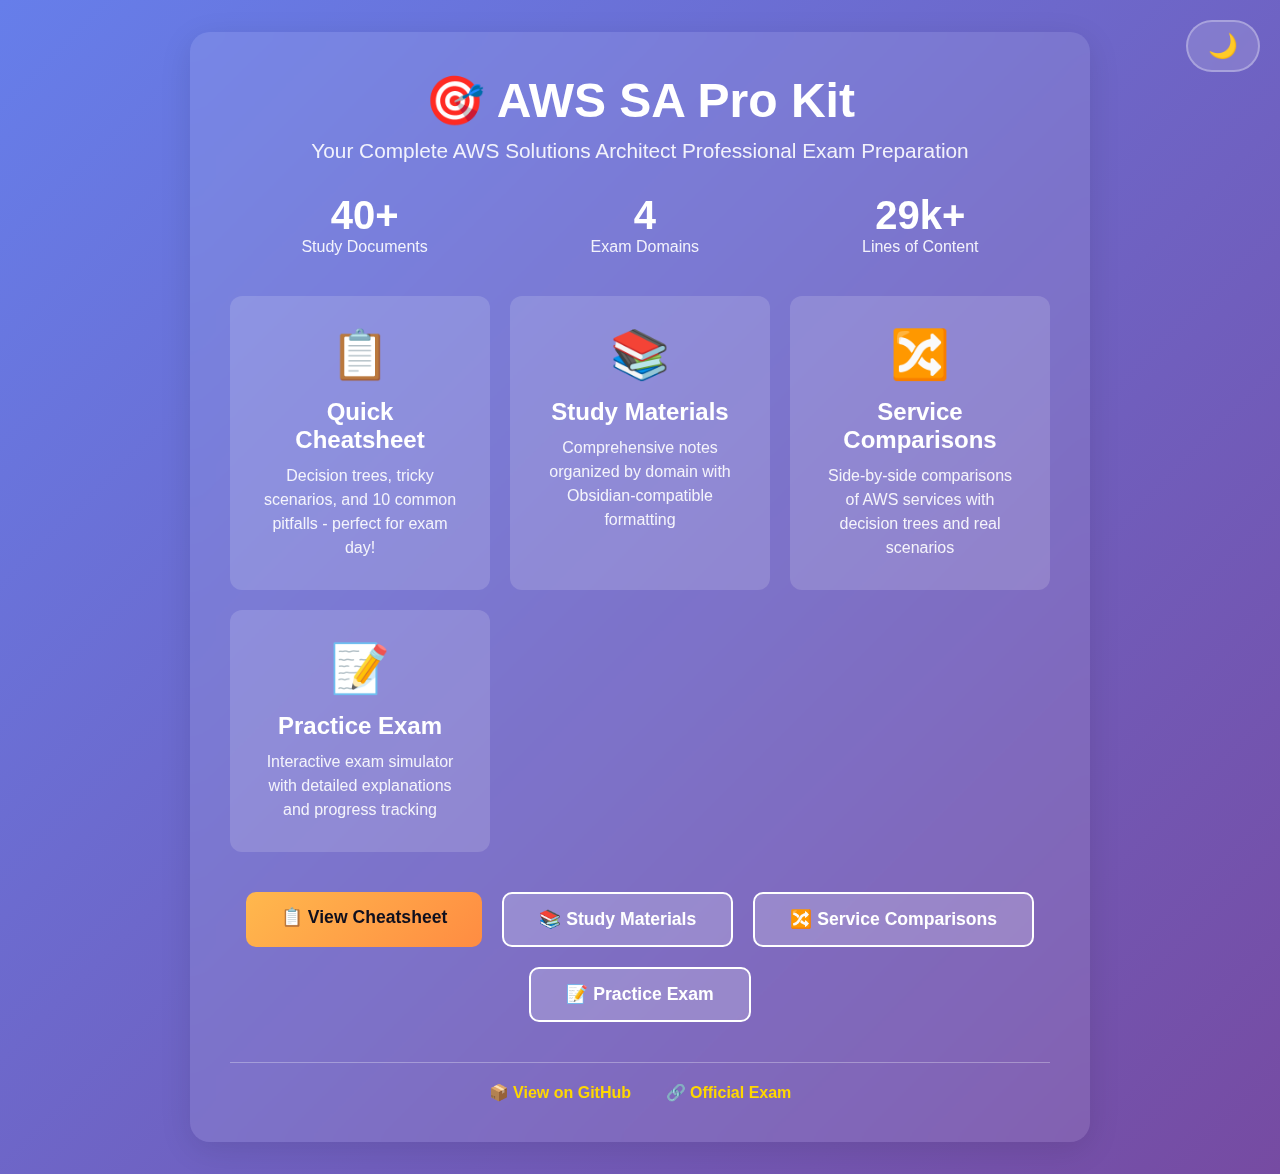
<file: index.html>
<!DOCTYPE html>
<html lang="en">
<head>
    <meta charset="UTF-8">
    <meta name="viewport" content="width=device-width, initial-scale=1.0">
    <title>AWS SA Pro Kit - Exam Preparation</title>
    <style>
        * {
            margin: 0;
            padding: 0;
            box-sizing: border-box;
        }
        :root {
            --bg-gradient-start: #667eea;
            --bg-gradient-end: #764ba2;
            --container-bg: rgba(255, 255, 255, 0.1);
            --container-bg-hover: rgba(255, 255, 255, 0.25);
            --card-bg: rgba(255, 255, 255, 0.15);
            --text-color: white;
            --border-color: rgba(255, 255, 255, 0.3);
            --btn-primary-bg: white;
            --btn-primary-color: #667eea;
            --btn-secondary-bg: rgba(255, 255, 255, 0.2);
            --btn-secondary-border: white;
        }
        body.dark-mode {
            --bg-gradient-start: #0f0f1e;
            --bg-gradient-end: #1a1a2e;
            --container-bg: rgba(30, 30, 46, 0.5);
            --container-bg-hover: rgba(30, 30, 46, 0.7);
            --card-bg: rgba(30, 30, 46, 0.6);
            --text-color: #e8eaf6;
            --border-color: rgba(100, 100, 150, 0.3);
            --btn-primary-bg: #FFB84D;
            --btn-primary-color: #0f0f1e;
            --btn-secondary-bg: rgba(255, 184, 77, 0.2);
            --btn-secondary-border: #FFB84D;
        }
        body {
            font-family: -apple-system, BlinkMacSystemFont, 'Segoe UI', 'Roboto', sans-serif;
            background: linear-gradient(135deg, var(--bg-gradient-start) 0%, var(--bg-gradient-end) 100%);
            min-height: 100vh;
            display: flex;
            align-items: center;
            justify-content: center;
            color: var(--text-color);
            padding: 2rem;
            transition: all 0.3s ease;
        }
        .container {
            text-align: center;
            padding: 40px;
            background: var(--container-bg);
            border-radius: 20px;
            backdrop-filter: blur(10px);
            box-shadow: 0 8px 32px rgba(0, 0, 0, 0.1);
            max-width: 900px;
            transition: all 0.3s ease;
        }
        h1 {
            font-size: 3rem;
            margin-bottom: 10px;
        }
        .subtitle {
            font-size: 1.3rem;
            margin-bottom: 30px;
            opacity: 0.9;
        }
        .features {
            display: grid;
            grid-template-columns: repeat(auto-fit, minmax(250px, 1fr));
            gap: 20px;
            margin: 40px 0;
        }
        .feature-card {
            background: var(--card-bg);
            padding: 30px;
            border-radius: 12px;
            transition: all 0.3s;
        }
        .feature-card:hover {
            background: var(--container-bg-hover);
            transform: translateY(-5px);
        }
        .feature-icon {
            font-size: 3rem;
            margin-bottom: 15px;
        }
        .feature-title {
            font-size: 1.5rem;
            font-weight: 600;
            margin-bottom: 10px;
        }
        .feature-desc {
            font-size: 1rem;
            opacity: 0.9;
            line-height: 1.5;
        }
        .cta-buttons {
            display: flex;
            gap: 20px;
            justify-content: center;
            flex-wrap: wrap;
            margin-top: 40px;
        }
        .btn {
            padding: 15px 35px;
            border-radius: 10px;
            text-decoration: none;
            font-weight: 600;
            font-size: 1.1rem;
            transition: all 0.3s;
            display: inline-block;
        }
        .btn-primary {
            background: var(--btn-primary-bg);
            color: var(--btn-primary-color);
        }
        .btn-primary:hover {
            transform: translateY(-2px);
            box-shadow: 0 8px 20px rgba(0, 0, 0, 0.2);
        }
        .btn-secondary {
            background: var(--btn-secondary-bg);
            color: var(--text-color);
            border: 2px solid var(--btn-secondary-border);
        }
        .btn-secondary:hover {
            background: var(--container-bg-hover);
            transform: translateY(-2px);
        }
        .stats {
            display: flex;
            justify-content: space-around;
            margin: 30px 0;
            flex-wrap: wrap;
            gap: 20px;
        }
        .stat {
            text-align: center;
        }
        .stat-number {
            font-size: 2.5rem;
            font-weight: bold;
            display: block;
        }
        .stat-label {
            font-size: 1rem;
            opacity: 0.9;
        }
        .footer-links {
            margin-top: 40px;
            padding-top: 20px;
            border-top: 1px solid var(--border-color);
        }
        .footer-links a {
            color: #FFD700;
            text-decoration: none;
            margin: 0 15px;
            font-weight: 600;
        }
        .footer-links a:hover {
            text-decoration: underline;
        }
        .dark-mode-toggle {
            position: fixed;
            top: 20px;
            right: 20px;
            background: var(--card-bg);
            border: 2px solid var(--border-color);
            border-radius: 50px;
            padding: 10px 20px;
            cursor: pointer;
            backdrop-filter: blur(10px);
            transition: all 0.3s ease;
            display: flex;
            align-items: center;
            gap: 8px;
            font-size: 1.5rem;
            z-index: 1000;
        }
        .dark-mode-toggle:hover {
            transform: translateY(-2px) rotate(10deg);
            box-shadow: 0 4px 12px rgba(0, 0, 0, 0.2);
        }
        @media (max-width: 768px) {
            h1 {
                font-size: 2rem;
            }
            .subtitle {
                font-size: 1.1rem;
            }
            .features {
                grid-template-columns: 1fr;
            }
        }
    </style>
</head>
<body>
    <button id="darkModeToggle" class="dark-mode-toggle" aria-label="Toggle dark mode">🌙</button>

    <div class="container">
        <h1>🎯 AWS SA Pro Kit</h1>
        <p class="subtitle">Your Complete AWS Solutions Architect Professional Exam Preparation</p>

        <div class="stats">
            <div class="stat">
                <span class="stat-number">40+</span>
                <span class="stat-label">Study Documents</span>
            </div>
            <div class="stat">
                <span class="stat-number">4</span>
                <span class="stat-label">Exam Domains</span>
            </div>
            <div class="stat">
                <span class="stat-number">29k+</span>
                <span class="stat-label">Lines of Content</span>
            </div>
        </div>

        <div class="features">
            <div class="feature-card">
                <div class="feature-icon">📋</div>
                <div class="feature-title">Quick Cheatsheet</div>
                <div class="feature-desc">Decision trees, tricky scenarios, and 10 common pitfalls - perfect for exam day!</div>
            </div>
            <div class="feature-card">
                <div class="feature-icon">📚</div>
                <div class="feature-title">Study Materials</div>
                <div class="feature-desc">Comprehensive notes organized by domain with Obsidian-compatible formatting</div>
            </div>
            <div class="feature-card">
                <div class="feature-icon">🔀</div>
                <div class="feature-title">Service Comparisons</div>
                <div class="feature-desc">Side-by-side comparisons of AWS services with decision trees and real scenarios</div>
            </div>
            <div class="feature-card">
                <div class="feature-icon">📝</div>
                <div class="feature-title">Practice Exam</div>
                <div class="feature-desc">Interactive exam simulator with detailed explanations and progress tracking</div>
            </div>
        </div>

        <div class="cta-buttons">
            <a href="study/cheatsheet.html" class="btn btn-primary" style="background: linear-gradient(135deg, #FFB84D 0%, #FF8C42 100%); color: #0f0f1e;">📋 View Cheatsheet</a>
            <a href="study/index.html" class="btn btn-secondary">📚 Study Materials</a>
            <a href="study/comparisons/index.html" class="btn btn-secondary">🔀 Service Comparisons</a>
            <a href="exam/index.html" class="btn btn-secondary">📝 Practice Exam</a>
        </div>

        <div class="footer-links">
            <a href="https://github.com/bkondakor/aws-sa-pro-kit" target="_blank">📦 View on GitHub</a>
            <a href="https://aws.amazon.com/certification/certified-solutions-architect-professional/" target="_blank">🔗 Official Exam</a>
        </div>
    </div>

    <script>
        // Dark Mode Functionality
        const darkModeToggle = document.getElementById('darkModeToggle');

        // Check for saved theme preference or default to light mode
        const savedTheme = localStorage.getItem('theme');
        if (savedTheme === 'dark') {
            document.body.classList.add('dark-mode');
            darkModeToggle.textContent = '☀️';
        }

        // Toggle dark mode
        darkModeToggle.addEventListener('click', () => {
            document.body.classList.toggle('dark-mode');

            // Update icon and save preference
            if (document.body.classList.contains('dark-mode')) {
                darkModeToggle.textContent = '☀️';
                localStorage.setItem('theme', 'dark');
            } else {
                darkModeToggle.textContent = '🌙';
                localStorage.setItem('theme', 'light');
            }
        });
    </script>
</body>
</html>
</file>
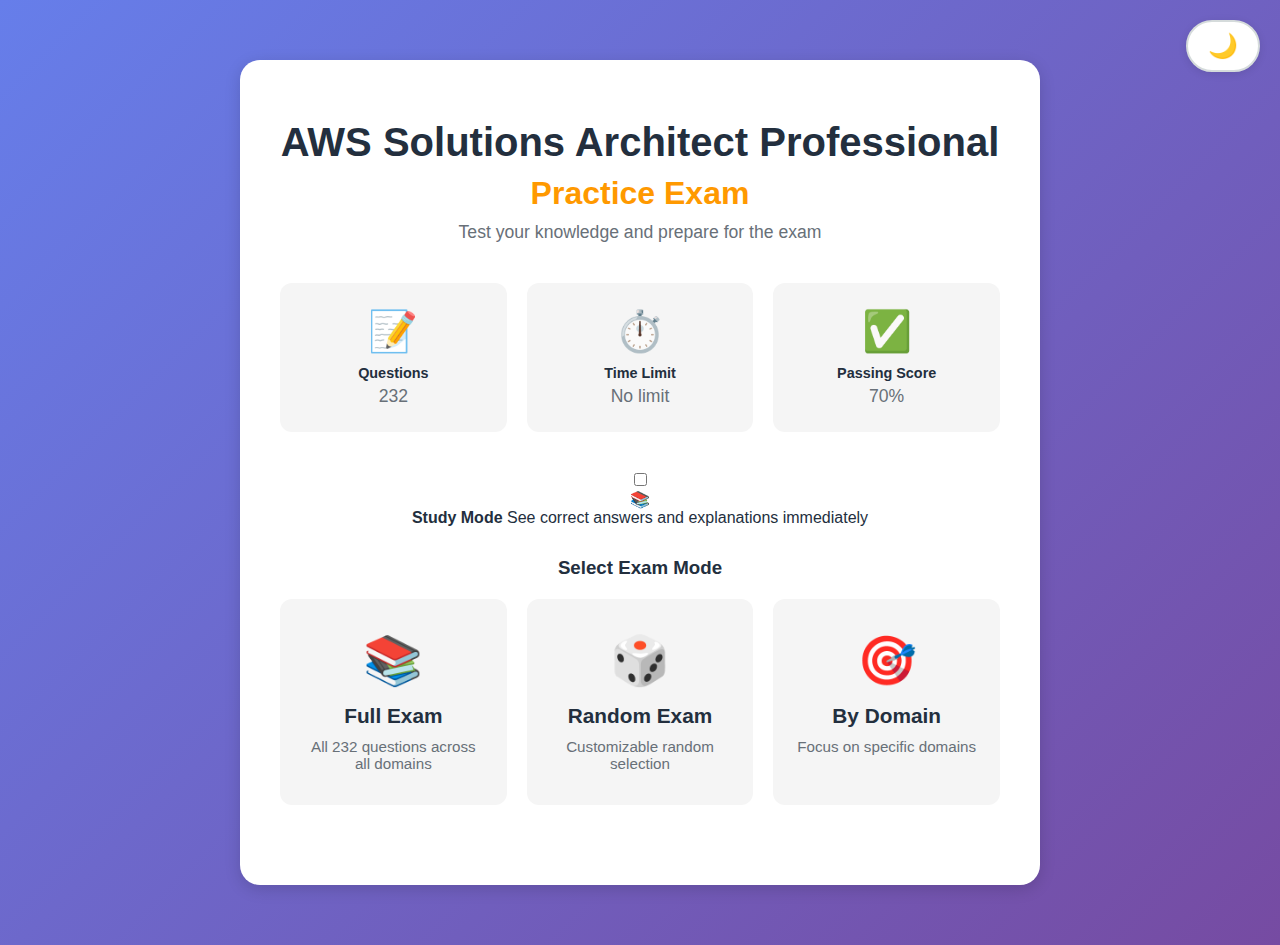
<file: exam/index.html>
<!DOCTYPE html>
<html lang="en">
<head>
    <meta charset="UTF-8">
    <meta name="viewport" content="width=device-width, initial-scale=1.0">
    <title>AWS Solutions Architect Professional - Practice Exam</title>
    <link rel="stylesheet" href="styles.css">
</head>
<body>
    <button id="darkModeToggle" class="dark-mode-toggle" aria-label="Toggle dark mode">
        <span class="icon">🌙</span>
    </button>

    <div class="container">
        <!-- Welcome Screen -->
        <div id="welcomeScreen" class="screen active">
            <div class="welcome-content">
                <h1>AWS Solutions Architect Professional</h1>
                <h2>Practice Exam</h2>
                <p class="subtitle">Test your knowledge and prepare for the exam</p>
                <div class="exam-info">
                    <div class="info-card">
                        <div class="info-icon">📝</div>
                        <div class="info-text">
                            <strong>Questions</strong>
                            <span id="totalQuestions">232</span>
                        </div>
                    </div>
                    <div class="info-card">
                        <div class="info-icon">⏱️</div>
                        <div class="info-text">
                            <strong>Time Limit</strong>
                            <span>No limit</span>
                        </div>
                    </div>
                    <div class="info-card">
                        <div class="info-icon">✅</div>
                        <div class="info-text">
                            <strong>Passing Score</strong>
                            <span>70%</span>
                        </div>
                    </div>
                </div>

                <!-- Continue Saved Exam Section -->
                <div id="savedExamSection" class="saved-exam-section" style="display: none;">
                    <div class="saved-exam-alert">
                        <div class="saved-exam-icon">💾</div>
                        <div class="saved-exam-info">
                            <h3>Continue Your Exam</h3>
                            <p id="savedExamDetails">You have a saved exam in progress</p>
                        </div>
                        <div class="saved-exam-actions">
                            <button id="continueExamBtn" class="btn btn-primary">Continue</button>
                            <button id="newExamBtn" class="btn btn-secondary">Start New</button>
                        </div>
                    </div>
                </div>

                <div id="examModeSelection">
                    <!-- Study Mode Toggle -->
                    <div class="study-mode-toggle-container">
                        <label class="study-mode-toggle">
                            <input type="checkbox" id="studyModeToggle">
                            <span class="toggle-slider"></span>
                            <div class="toggle-label">
                                <span class="toggle-icon">📚</span>
                                <div class="toggle-text">
                                    <strong>Study Mode</strong>
                                    <span class="toggle-description">See correct answers and explanations immediately</span>
                                </div>
                            </div>
                        </label>
                    </div>

                    <h3 style="margin: 30px 0 20px; color: var(--secondary-color);">Select Exam Mode</h3>
                    <div class="exam-modes">
                        <div class="exam-mode-card" data-mode="full">
                            <div class="mode-icon">📚</div>
                            <h4>Full Exam</h4>
                            <p>All 232 questions across all domains</p>
                        </div>
                        <div class="exam-mode-card" data-mode="random">
                            <div class="mode-icon">🎲</div>
                            <h4>Random Exam</h4>
                            <p>Customizable random selection</p>
                        </div>
                        <div class="exam-mode-card" data-mode="domain">
                            <div class="mode-icon">🎯</div>
                            <h4>By Domain</h4>
                            <p>Focus on specific domains</p>
                        </div>
                    </div>
                </div>
            </div>
        </div>

        <!-- Exam Configuration Screen -->
        <div id="configScreen" class="screen">
            <div class="welcome-content">
                <h2 id="configTitle">Configure Your Exam</h2>
                <div id="configContent"></div>
                <div class="config-actions">
                    <button id="backToWelcomeBtn" class="btn btn-secondary">Back</button>
                    <button id="startConfiguredExamBtn" class="btn btn-primary">Start Exam</button>
                </div>
            </div>
        </div>

        <!-- Exam Screen -->
        <div id="examScreen" class="screen">
            <div class="exam-header">
                <div class="progress-bar">
                    <div id="progressFill" class="progress-fill"></div>
                </div>
                <div class="exam-stats">
                    <span id="questionCounter">Question 1 of 10</span>
                    <span id="timer" class="timer">00:00</span>
                </div>
            </div>

            <div class="question-container">
                <div class="question-header">
                    <span class="question-label">Question <span id="currentQuestionNum">1</span></span>
                </div>
                <div id="questionText" class="question-text"></div>
                <div id="optionsContainer" class="options-container"></div>
                <div id="studyModeExplanation" class="study-mode-explanation" style="display: none;"></div>
            </div>

            <div class="exam-navigation">
                <button id="prevBtn" class="btn btn-secondary" disabled>Previous</button>
                <button id="flagBtn" class="btn btn-flag">🚩 Flag for Review</button>
                <button id="nextBtn" class="btn btn-primary">Next</button>
                <button id="submitBtn" class="btn btn-success" style="display: none;">Submit Exam</button>
            </div>

            <div class="question-palette">
                <h3>Question Palette</h3>
                <div id="questionPalette" class="palette-grid"></div>
            </div>
        </div>

        <!-- Results Screen -->
        <div id="resultsScreen" class="screen">
            <div class="results-content">
                <div class="results-header">
                    <h2>Exam Results</h2>
                    <div class="score-circle">
                        <svg width="200" height="200">
                            <circle cx="100" cy="100" r="90" class="score-bg"></circle>
                            <circle id="scoreCircle" cx="100" cy="100" r="90" class="score-fill"></circle>
                        </svg>
                        <div class="score-text">
                            <span id="scorePercentage">0%</span>
                            <span class="score-label">Score</span>
                        </div>
                    </div>
                    <div id="passStatus" class="pass-status"></div>
                </div>

                <div class="results-stats">
                    <div class="stat-card">
                        <div class="stat-value" id="correctCount">0</div>
                        <div class="stat-label">Correct</div>
                    </div>
                    <div class="stat-card">
                        <div class="stat-value" id="incorrectCount">0</div>
                        <div class="stat-label">Incorrect</div>
                    </div>
                    <div class="stat-card">
                        <div class="stat-value" id="totalTime">00:00</div>
                        <div class="stat-label">Time Taken</div>
                    </div>
                </div>

                <div class="results-actions">
                    <button id="reviewBtn" class="btn btn-primary">Review Answers</button>
                    <button id="retakeBtn" class="btn btn-secondary">Retake Exam</button>
                </div>
            </div>
        </div>

        <!-- Review Screen -->
        <div id="reviewScreen" class="screen">
            <div class="review-header">
                <h2>Answer Review</h2>
                <button id="backToResultsBtn" class="btn btn-secondary">Back to Results</button>
            </div>

            <div class="review-container">
                <div id="reviewContent"></div>
            </div>
        </div>
    </div>

    <script src="app.js"></script>
</body>
</html>
</file>
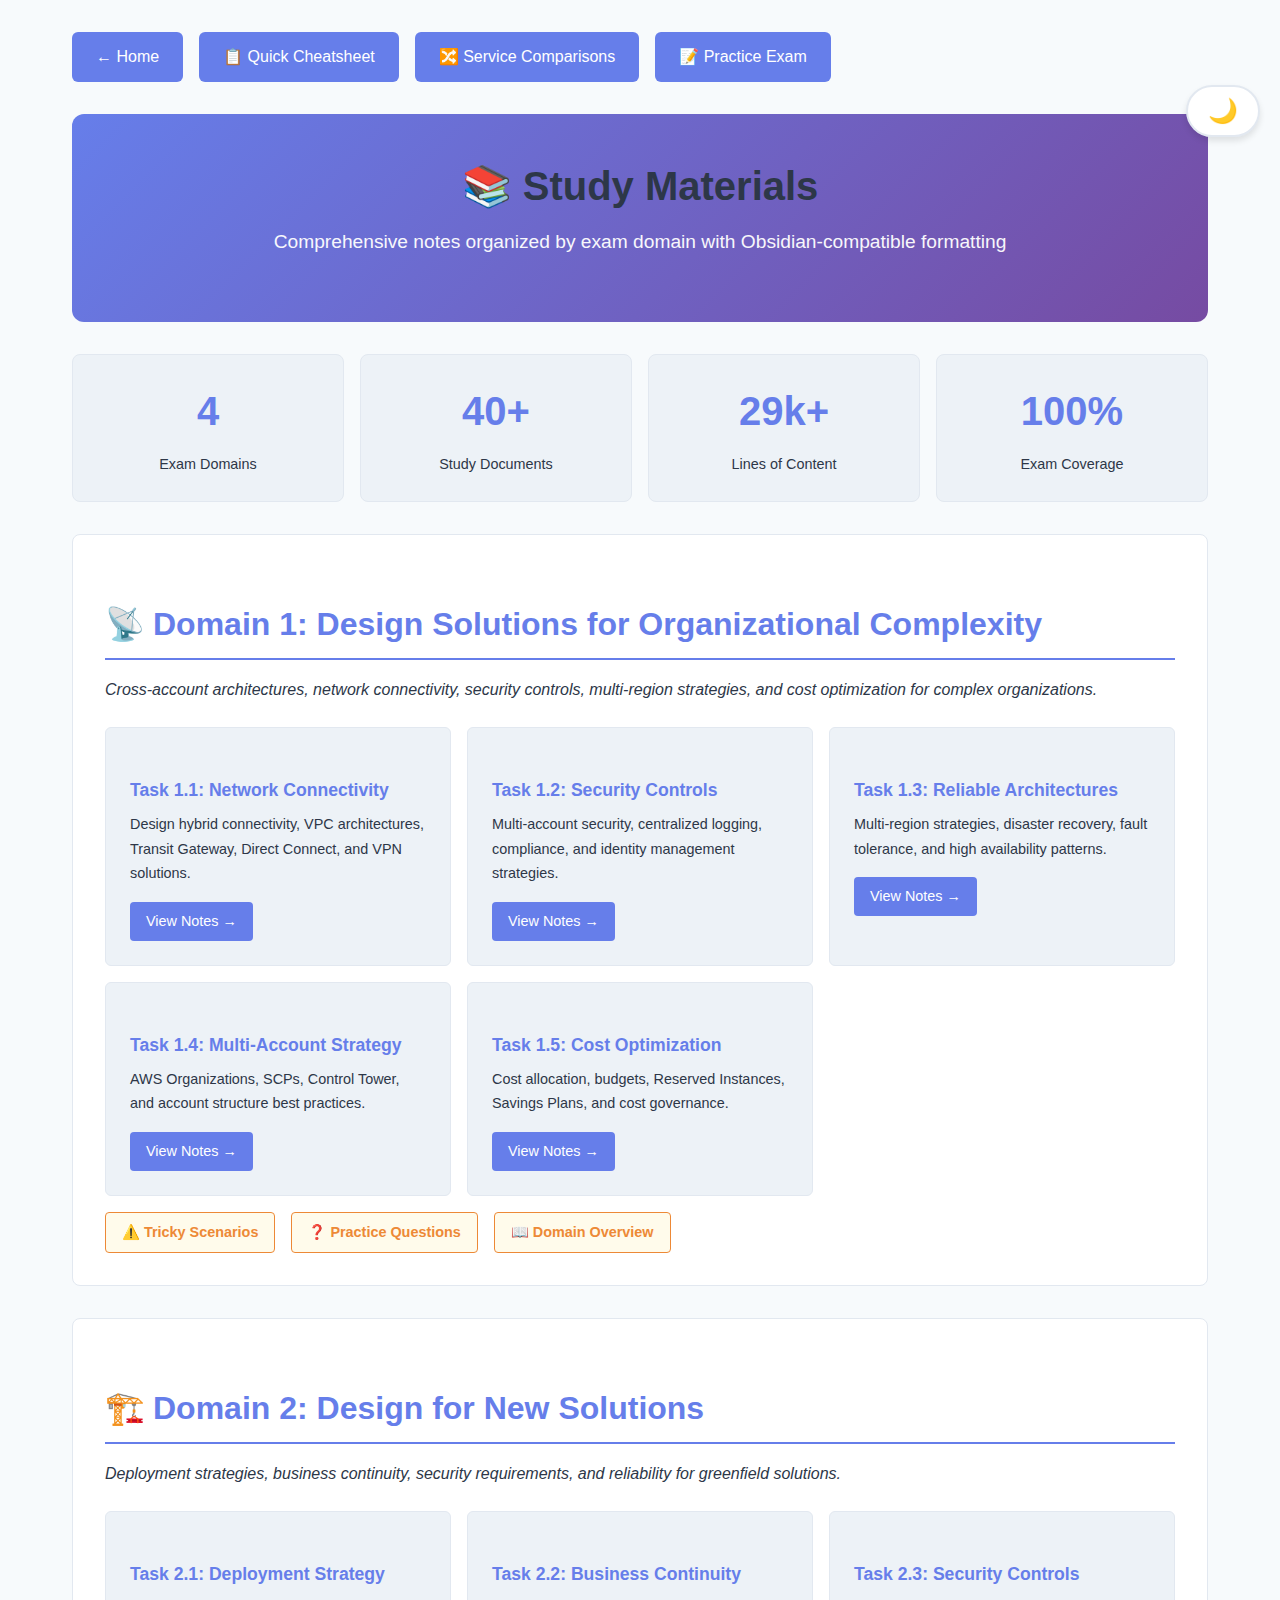
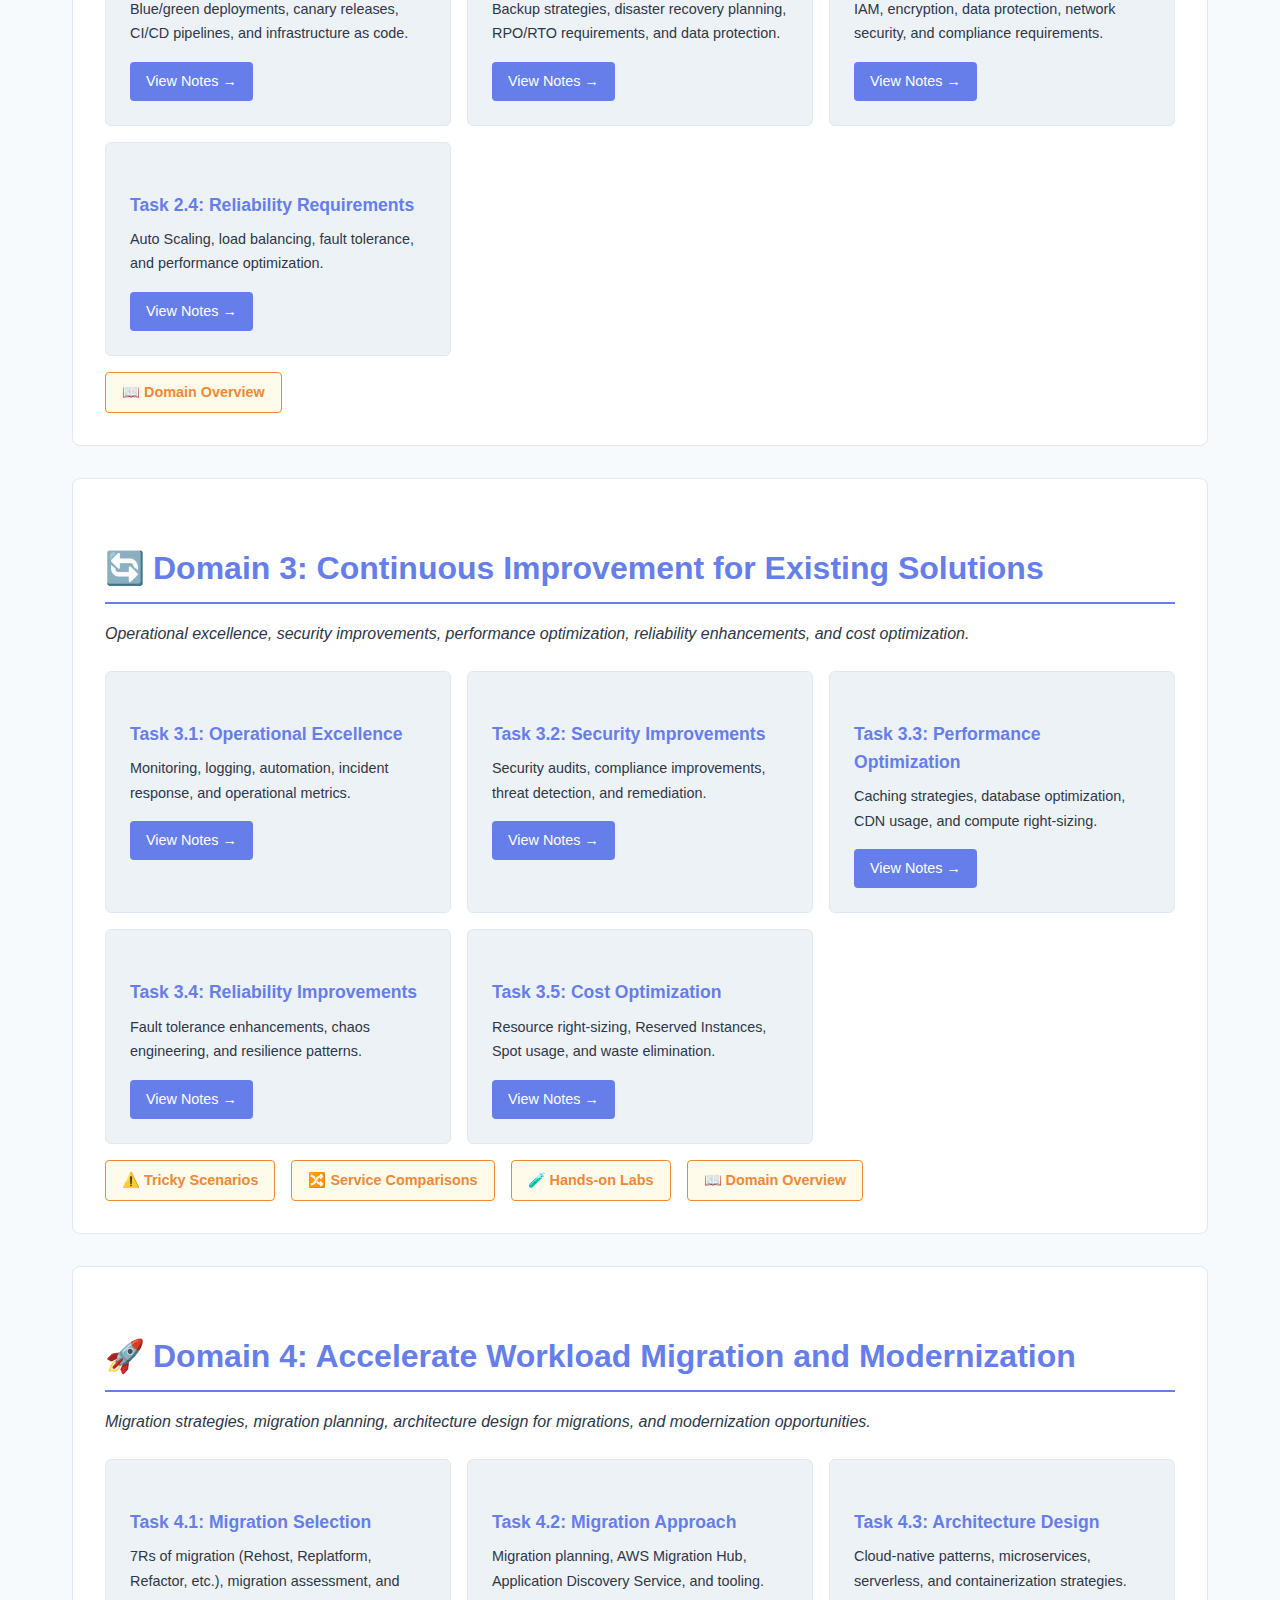
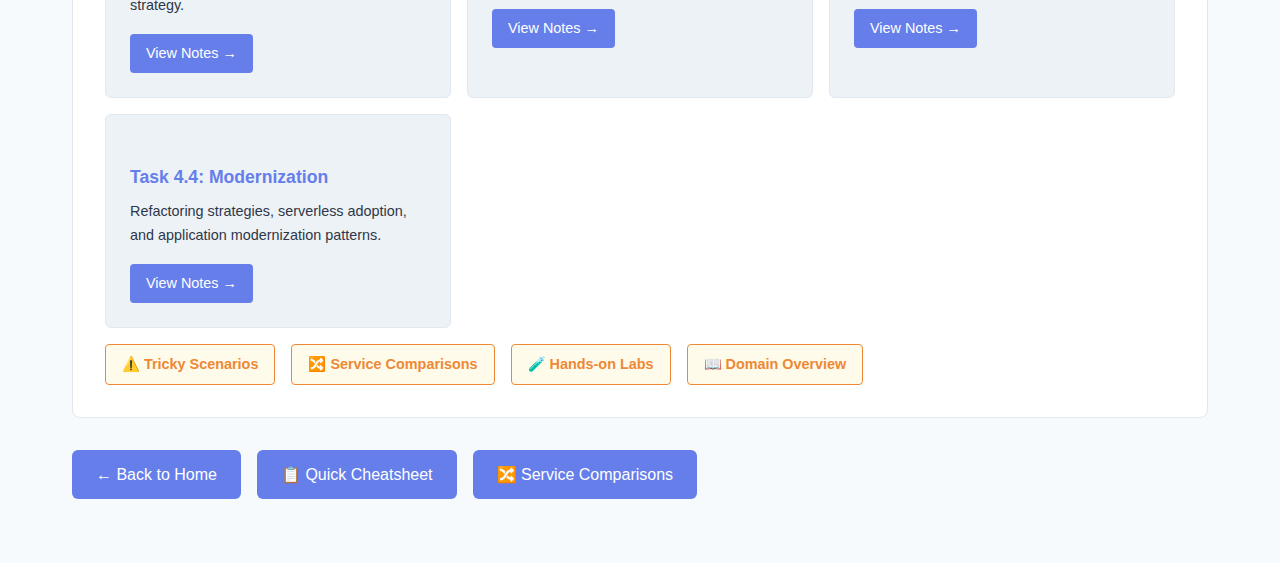
<file: study/index.html>
<!DOCTYPE html>
<html lang="en">
<head>
    <meta charset="UTF-8">
    <meta name="viewport" content="width=device-width, initial-scale=1.0">
    <title>Study Materials - AWS SA Pro Kit</title>
    <link rel="stylesheet" href="../styles/study.css">
    <style>
        .study-container {
            max-width: 1200px;
            margin: 0 auto;
            padding: 2rem;
        }

        .hero-section {
            background: linear-gradient(135deg, var(--primary-color) 0%, var(--secondary-color) 100%);
            color: white;
            padding: 3rem 2rem;
            border-radius: 12px;
            margin-bottom: 2rem;
            text-align: center;
        }

        .hero-section h1 {
            font-size: 2.5rem;
            margin-bottom: 1rem;
        }

        .hero-section p {
            font-size: 1.2rem;
            opacity: 0.95;
        }

        .nav-buttons {
            display: flex;
            gap: 1rem;
            margin-bottom: 2rem;
            flex-wrap: wrap;
        }

        .nav-buttons a {
            padding: 0.75rem 1.5rem;
            background: var(--primary-color);
            color: white;
            text-decoration: none;
            border-radius: 6px;
            transition: all 0.3s;
        }

        .nav-buttons a:hover {
            transform: translateY(-2px);
            box-shadow: 0 4px 12px rgba(0, 0, 0, 0.15);
        }

        .domain-section {
            background: var(--bg-color);
            border: 1px solid var(--border-color);
            border-radius: 8px;
            padding: 2rem;
            margin-bottom: 2rem;
        }

        .domain-section h2 {
            color: var(--primary-color);
            margin-bottom: 1rem;
            padding-bottom: 0.5rem;
            border-bottom: 2px solid var(--primary-color);
            display: flex;
            align-items: center;
            gap: 0.5rem;
        }

        .domain-section .domain-description {
            color: var(--text-color);
            margin-bottom: 1.5rem;
            font-style: italic;
        }

        .tasks-grid {
            display: grid;
            grid-template-columns: repeat(auto-fill, minmax(300px, 1fr));
            gap: 1rem;
            margin-bottom: 1rem;
        }

        .task-card {
            background: var(--code-bg);
            border: 1px solid var(--border-color);
            border-radius: 6px;
            padding: 1.5rem;
            transition: all 0.3s;
        }

        .task-card:hover {
            transform: translateY(-2px);
            box-shadow: 0 4px 12px rgba(0, 0, 0, 0.1);
            border-color: var(--primary-color);
        }

        .task-card h3 {
            color: var(--primary-color);
            margin-bottom: 0.5rem;
            font-size: 1.1rem;
        }

        .task-card p {
            color: var(--text-color);
            font-size: 0.9rem;
            margin-bottom: 1rem;
        }

        .task-card a {
            display: inline-block;
            padding: 0.5rem 1rem;
            background: var(--primary-color);
            color: white;
            text-decoration: none;
            border-radius: 4px;
            font-size: 0.9rem;
            transition: all 0.3s;
        }

        .task-card a:hover {
            background: var(--secondary-color);
        }

        .additional-resources {
            display: flex;
            gap: 1rem;
            margin-top: 1rem;
            flex-wrap: wrap;
        }

        .additional-resources a {
            padding: 0.5rem 1rem;
            background: var(--warning-bg);
            color: var(--warning-color);
            text-decoration: none;
            border-radius: 4px;
            font-size: 0.9rem;
            font-weight: 600;
            transition: all 0.3s;
            border: 1px solid var(--warning-color);
        }

        .additional-resources a:hover {
            background: var(--warning-color);
            color: white;
        }

        .stats-section {
            display: grid;
            grid-template-columns: repeat(auto-fit, minmax(200px, 1fr));
            gap: 1rem;
            margin-bottom: 2rem;
        }

        .stat-card {
            background: var(--code-bg);
            border: 1px solid var(--border-color);
            border-radius: 8px;
            padding: 1.5rem;
            text-align: center;
        }

        .stat-card .stat-number {
            font-size: 2.5rem;
            font-weight: bold;
            color: var(--primary-color);
            display: block;
            margin-bottom: 0.5rem;
        }

        .stat-card .stat-label {
            color: var(--text-color);
            font-size: 0.9rem;
        }

        @media (max-width: 768px) {
            .tasks-grid {
                grid-template-columns: 1fr;
            }
        }
    </style>
</head>
<body>
    <button id="darkModeToggle" class="dark-mode-toggle" aria-label="Toggle dark mode">
        <span class="icon">🌙</span>
    </button>

    <div class="study-container">
        <div class="nav-buttons">
            <a href="../index.html">← Home</a>
            <a href="cheatsheet.html">📋 Quick Cheatsheet</a>
            <a href="comparisons/index.html">🔀 Service Comparisons</a>
            <a href="../exam/index.html">📝 Practice Exam</a>
        </div>

        <div class="hero-section">
            <h1>📚 Study Materials</h1>
            <p>Comprehensive notes organized by exam domain with Obsidian-compatible formatting</p>
        </div>

        <div class="stats-section">
            <div class="stat-card">
                <span class="stat-number">4</span>
                <span class="stat-label">Exam Domains</span>
            </div>
            <div class="stat-card">
                <span class="stat-number">40+</span>
                <span class="stat-label">Study Documents</span>
            </div>
            <div class="stat-card">
                <span class="stat-number">29k+</span>
                <span class="stat-label">Lines of Content</span>
            </div>
            <div class="stat-card">
                <span class="stat-number">100%</span>
                <span class="stat-label">Exam Coverage</span>
            </div>
        </div>

        <!-- Domain 1 -->
        <div class="domain-section">
            <h2><span>📡</span> Domain 1: Design Solutions for Organizational Complexity</h2>
            <p class="domain-description">
                Cross-account architectures, network connectivity, security controls, multi-region strategies, and cost optimization for complex organizations.
            </p>
            <div class="tasks-grid">
                <div class="task-card">
                    <h3>Task 1.1: Network Connectivity</h3>
                    <p>Design hybrid connectivity, VPC architectures, Transit Gateway, Direct Connect, and VPN solutions.</p>
                    <a href="../domain-1-organizational-complexity/task-1.1-network-connectivity.md" target="_blank">View Notes →</a>
                </div>
                <div class="task-card">
                    <h3>Task 1.2: Security Controls</h3>
                    <p>Multi-account security, centralized logging, compliance, and identity management strategies.</p>
                    <a href="../domain-1-organizational-complexity/task-1.2-security-controls.md" target="_blank">View Notes →</a>
                </div>
                <div class="task-card">
                    <h3>Task 1.3: Reliable Architectures</h3>
                    <p>Multi-region strategies, disaster recovery, fault tolerance, and high availability patterns.</p>
                    <a href="../domain-1-organizational-complexity/task-1.3-reliable-resilient-architectures.md" target="_blank">View Notes →</a>
                </div>
                <div class="task-card">
                    <h3>Task 1.4: Multi-Account Strategy</h3>
                    <p>AWS Organizations, SCPs, Control Tower, and account structure best practices.</p>
                    <a href="../domain-1-organizational-complexity/task-1.4-multi-account-environment.md" target="_blank">View Notes →</a>
                </div>
                <div class="task-card">
                    <h3>Task 1.5: Cost Optimization</h3>
                    <p>Cost allocation, budgets, Reserved Instances, Savings Plans, and cost governance.</p>
                    <a href="../domain-1-organizational-complexity/task-1.5-cost-optimization.md" target="_blank">View Notes →</a>
                </div>
            </div>
            <div class="additional-resources">
                <a href="../domain-1-organizational-complexity/tricky-scenarios.md" target="_blank">⚠️ Tricky Scenarios</a>
                <a href="../domain-1-organizational-complexity/practice-questions.md" target="_blank">❓ Practice Questions</a>
                <a href="../domain-1-organizational-complexity/README.md" target="_blank">📖 Domain Overview</a>
            </div>
        </div>

        <!-- Domain 2 -->
        <div class="domain-section">
            <h2><span>🏗️</span> Domain 2: Design for New Solutions</h2>
            <p class="domain-description">
                Deployment strategies, business continuity, security requirements, and reliability for greenfield solutions.
            </p>
            <div class="tasks-grid">
                <div class="task-card">
                    <h3>Task 2.1: Deployment Strategy</h3>
                    <p>Blue/green deployments, canary releases, CI/CD pipelines, and infrastructure as code.</p>
                    <a href="../domain-2-new-solutions/task-2.1-deployment-strategy.md" target="_blank">View Notes →</a>
                </div>
                <div class="task-card">
                    <h3>Task 2.2: Business Continuity</h3>
                    <p>Backup strategies, disaster recovery planning, RPO/RTO requirements, and data protection.</p>
                    <a href="../domain-2-new-solutions/task-2.2-business-continuity.md" target="_blank">View Notes →</a>
                </div>
                <div class="task-card">
                    <h3>Task 2.3: Security Controls</h3>
                    <p>IAM, encryption, data protection, network security, and compliance requirements.</p>
                    <a href="../domain-2-new-solutions/task-2.3-security-controls.md" target="_blank">View Notes →</a>
                </div>
                <div class="task-card">
                    <h3>Task 2.4: Reliability Requirements</h3>
                    <p>Auto Scaling, load balancing, fault tolerance, and performance optimization.</p>
                    <a href="../domain-2-new-solutions/task-2.4-reliability-requirements.md" target="_blank">View Notes →</a>
                </div>
            </div>
            <div class="additional-resources">
                <a href="../domain-2-new-solutions/README.md" target="_blank">📖 Domain Overview</a>
            </div>
        </div>

        <!-- Domain 3 -->
        <div class="domain-section">
            <h2><span>🔄</span> Domain 3: Continuous Improvement for Existing Solutions</h2>
            <p class="domain-description">
                Operational excellence, security improvements, performance optimization, reliability enhancements, and cost optimization.
            </p>
            <div class="tasks-grid">
                <div class="task-card">
                    <h3>Task 3.1: Operational Excellence</h3>
                    <p>Monitoring, logging, automation, incident response, and operational metrics.</p>
                    <a href="../domain-3-continuous-improvement/task-3.1-operational-excellence.md" target="_blank">View Notes →</a>
                </div>
                <div class="task-card">
                    <h3>Task 3.2: Security Improvements</h3>
                    <p>Security audits, compliance improvements, threat detection, and remediation.</p>
                    <a href="../domain-3-continuous-improvement/task-3.2-security-improvements.md" target="_blank">View Notes →</a>
                </div>
                <div class="task-card">
                    <h3>Task 3.3: Performance Optimization</h3>
                    <p>Caching strategies, database optimization, CDN usage, and compute right-sizing.</p>
                    <a href="../domain-3-continuous-improvement/task-3.3-performance-optimization.md" target="_blank">View Notes →</a>
                </div>
                <div class="task-card">
                    <h3>Task 3.4: Reliability Improvements</h3>
                    <p>Fault tolerance enhancements, chaos engineering, and resilience patterns.</p>
                    <a href="../domain-3-continuous-improvement/task-3.4-reliability-improvements.md" target="_blank">View Notes →</a>
                </div>
                <div class="task-card">
                    <h3>Task 3.5: Cost Optimization</h3>
                    <p>Resource right-sizing, Reserved Instances, Spot usage, and waste elimination.</p>
                    <a href="../domain-3-continuous-improvement/task-3.5-cost-optimization.md" target="_blank">View Notes →</a>
                </div>
            </div>
            <div class="additional-resources">
                <a href="../domain-3-continuous-improvement/tricky-scenarios.md" target="_blank">⚠️ Tricky Scenarios</a>
                <a href="../domain-3-continuous-improvement/service-comparisons.md" target="_blank">🔀 Service Comparisons</a>
                <a href="../domain-3-continuous-improvement/hands-on-labs.md" target="_blank">🧪 Hands-on Labs</a>
                <a href="../domain-3-continuous-improvement/README.md" target="_blank">📖 Domain Overview</a>
            </div>
        </div>

        <!-- Domain 4 -->
        <div class="domain-section">
            <h2><span>🚀</span> Domain 4: Accelerate Workload Migration and Modernization</h2>
            <p class="domain-description">
                Migration strategies, migration planning, architecture design for migrations, and modernization opportunities.
            </p>
            <div class="tasks-grid">
                <div class="task-card">
                    <h3>Task 4.1: Migration Selection</h3>
                    <p>7Rs of migration (Rehost, Replatform, Refactor, etc.), migration assessment, and strategy.</p>
                    <a href="../domain-4-migration-modernization/task-4.1-migration-selection.md" target="_blank">View Notes →</a>
                </div>
                <div class="task-card">
                    <h3>Task 4.2: Migration Approach</h3>
                    <p>Migration planning, AWS Migration Hub, Application Discovery Service, and tooling.</p>
                    <a href="../domain-4-migration-modernization/task-4.2-migration-approach.md" target="_blank">View Notes →</a>
                </div>
                <div class="task-card">
                    <h3>Task 4.3: Architecture Design</h3>
                    <p>Cloud-native patterns, microservices, serverless, and containerization strategies.</p>
                    <a href="../domain-4-migration-modernization/task-4.3-architecture-design.md" target="_blank">View Notes →</a>
                </div>
                <div class="task-card">
                    <h3>Task 4.4: Modernization</h3>
                    <p>Refactoring strategies, serverless adoption, and application modernization patterns.</p>
                    <a href="../domain-4-migration-modernization/task-4.4-modernization-opportunities.md" target="_blank">View Notes →</a>
                </div>
            </div>
            <div class="additional-resources">
                <a href="../domain-4-migration-modernization/tricky-scenarios.md" target="_blank">⚠️ Tricky Scenarios</a>
                <a href="../domain-4-migration-modernization/service-comparisons.md" target="_blank">🔀 Service Comparisons</a>
                <a href="../domain-4-migration-modernization/hands-on-labs.md" target="_blank">🧪 Hands-on Labs</a>
                <a href="../domain-4-migration-modernization/README.md" target="_blank">📖 Domain Overview</a>
            </div>
        </div>

        <div class="nav-buttons">
            <a href="../index.html">← Back to Home</a>
            <a href="cheatsheet.html">📋 Quick Cheatsheet</a>
            <a href="comparisons/index.html">🔀 Service Comparisons</a>
        </div>
    </div>

    <script>
        // Dark Mode Functionality
        const darkModeToggle = document.getElementById('darkModeToggle');
        const icon = darkModeToggle.querySelector('.icon');

        // Check for saved theme preference or default to light mode
        const savedTheme = localStorage.getItem('theme');
        if (savedTheme === 'dark') {
            document.body.classList.add('dark-mode');
            icon.textContent = '☀️';
        }

        // Toggle dark mode
        darkModeToggle.addEventListener('click', () => {
            document.body.classList.toggle('dark-mode');

            // Update icon and save preference
            if (document.body.classList.contains('dark-mode')) {
                icon.textContent = '☀️';
                localStorage.setItem('theme', 'dark');
            } else {
                icon.textContent = '🌙';
                localStorage.setItem('theme', 'light');
            }
        });
    </script>
</body>
</html>
</file>
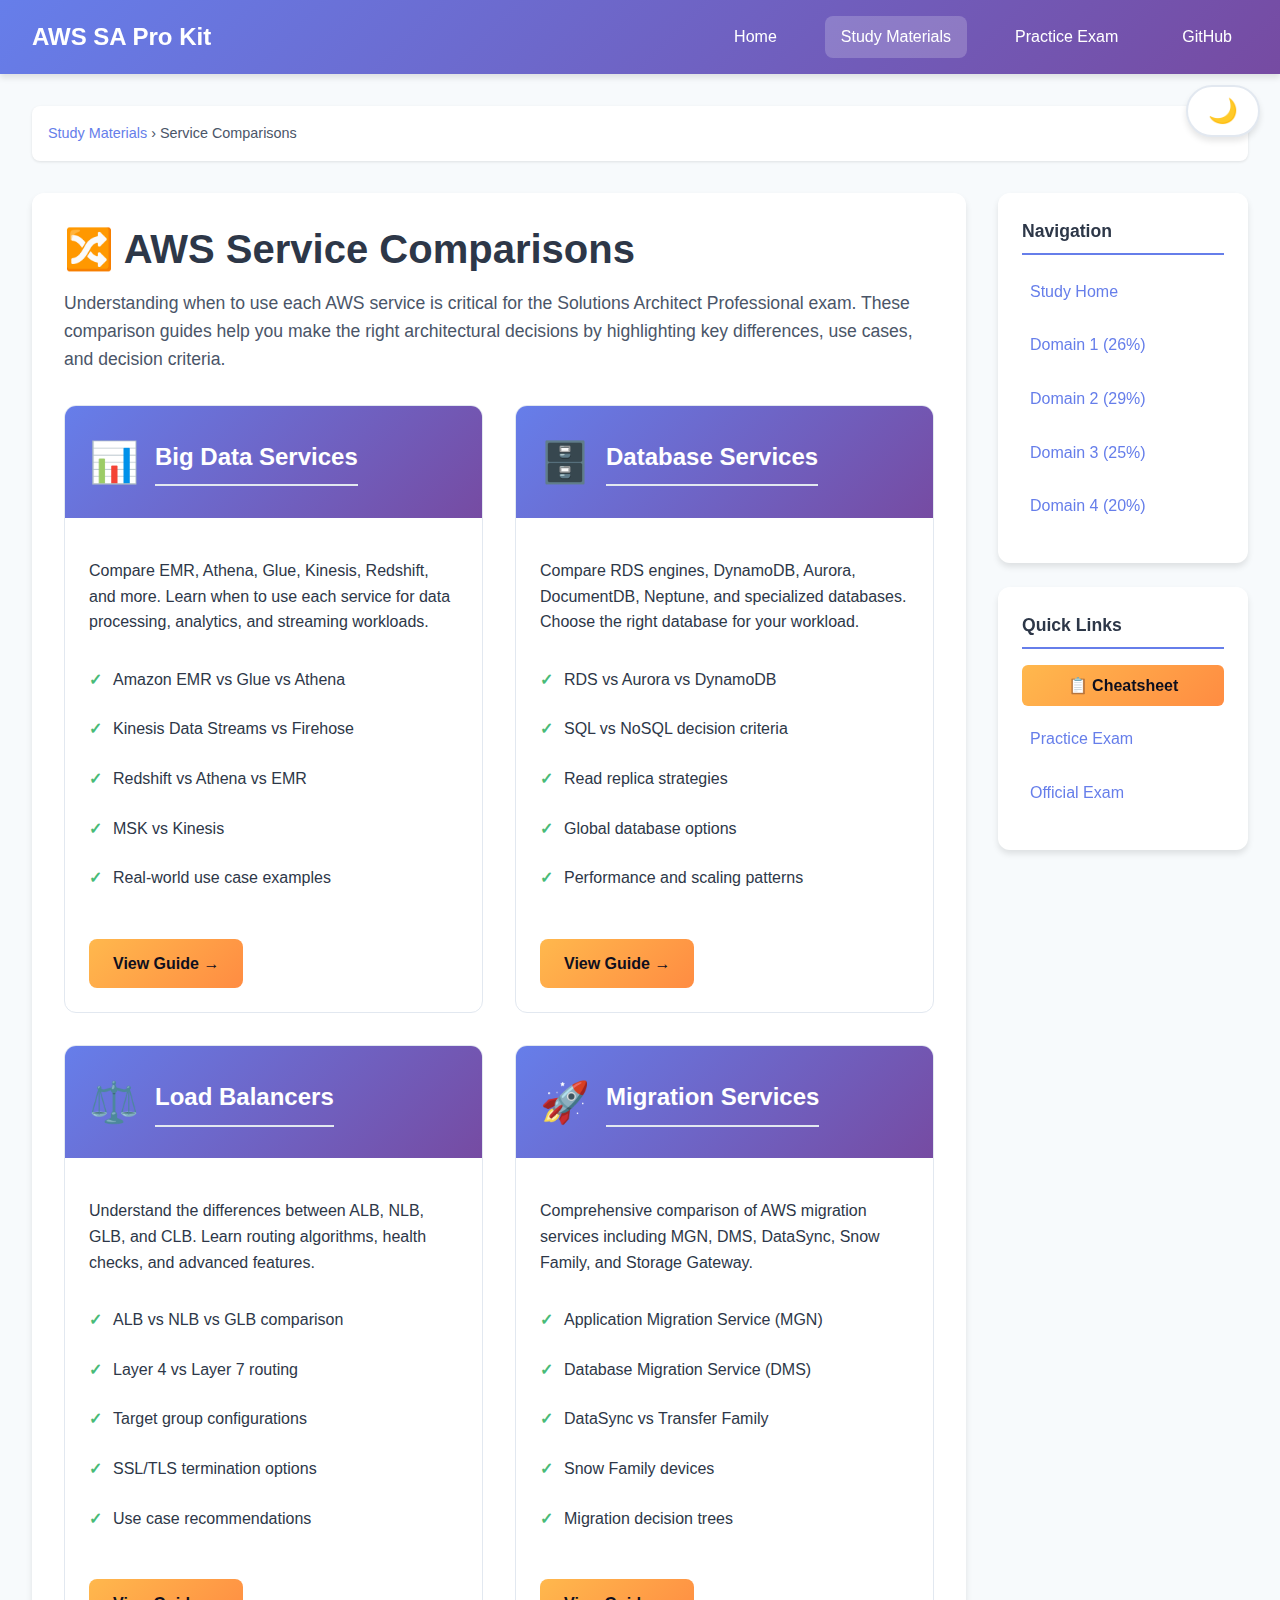
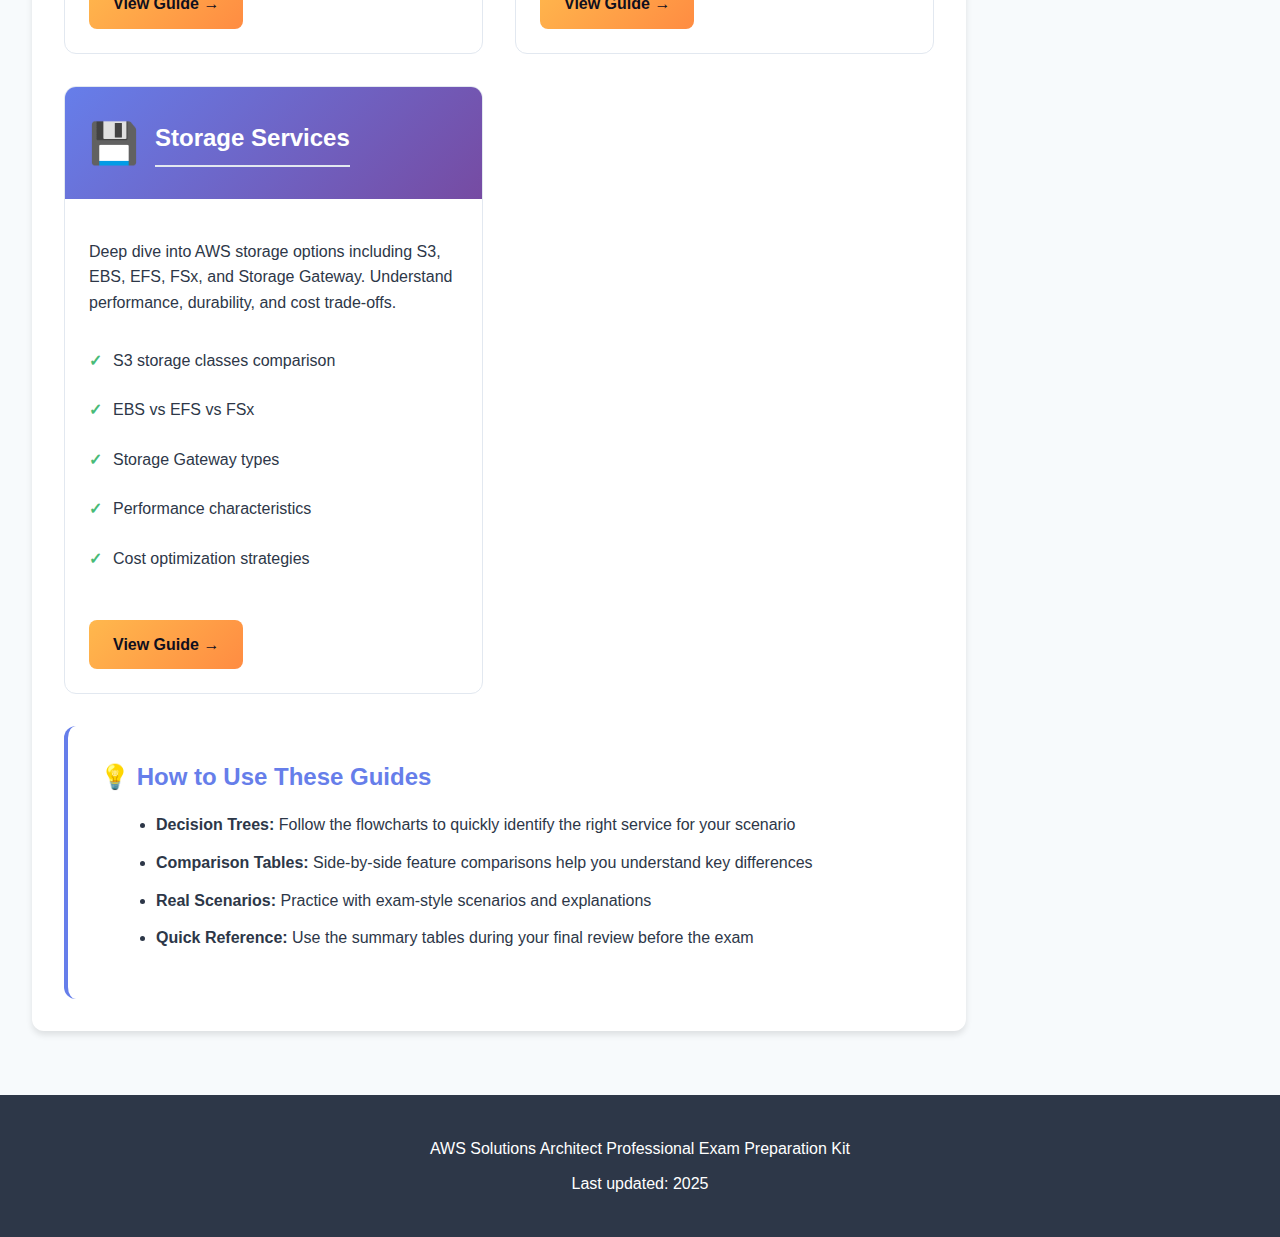
<file: study/comparisons/index.html>
<!DOCTYPE html>
<html lang="en">
<head>
    <meta charset="UTF-8">
    <meta name="viewport" content="width=device-width, initial-scale=1.0">
    <title>AWS Service Comparisons - AWS SA Pro Kit</title>
    <link rel="stylesheet" href="../../styles/study.css">
</head>
<body>
    <button id="darkModeToggle" class="dark-mode-toggle" aria-label="Toggle dark mode">
        <span class="icon">🌙</span>
    </button>

    <nav class="top-nav">
        <div class="nav-container">
            <a href="../../index.html" class="nav-brand">AWS SA Pro Kit</a>
            <div class="nav-links">
                <a href="../../index.html">Home</a>
                <a href="../index.html" class="active">Study Materials</a>
                <a href="../../exam/index.html">Practice Exam</a>
                <a href="https://github.com/bkondakor/aws-sa-pro-kit" target="_blank">GitHub</a>
            </div>
        </div>
    </nav>

    <div class="container">
        <div class="breadcrumb">
            <a href="../index.html">Study Materials</a> › Service Comparisons
        </div>

        <main class="content">
            <article>
                <h1>🔀 AWS Service Comparisons</h1>

                <p class="intro-text">
                    Understanding when to use each AWS service is critical for the Solutions Architect Professional exam.
                    These comparison guides help you make the right architectural decisions by highlighting key differences,
                    use cases, and decision criteria.
                </p>

                <div class="comparison-cards">

                    <div class="comparison-card">
                        <div class="card-header">
                            <span class="card-icon">📊</span>
                            <h2>Big Data Services</h2>
                        </div>
                        <div class="card-content">
                            <p>Compare EMR, Athena, Glue, Kinesis, Redshift, and more. Learn when to use each service for data processing, analytics, and streaming workloads.</p>
                            <ul class="feature-list">
                                <li>Amazon EMR vs Glue vs Athena</li>
<li>Kinesis Data Streams vs Firehose</li>
<li>Redshift vs Athena vs EMR</li>
<li>MSK vs Kinesis</li>
<li>Real-world use case examples</li>
                            </ul>
                            <a href="big-data-services-comparison.html" class="btn-card">View Guide →</a>
                        </div>
                    </div>

                    <div class="comparison-card">
                        <div class="card-header">
                            <span class="card-icon">🗄️</span>
                            <h2>Database Services</h2>
                        </div>
                        <div class="card-content">
                            <p>Compare RDS engines, DynamoDB, Aurora, DocumentDB, Neptune, and specialized databases. Choose the right database for your workload.</p>
                            <ul class="feature-list">
                                <li>RDS vs Aurora vs DynamoDB</li>
<li>SQL vs NoSQL decision criteria</li>
<li>Read replica strategies</li>
<li>Global database options</li>
<li>Performance and scaling patterns</li>
                            </ul>
                            <a href="database-comparison.html" class="btn-card">View Guide →</a>
                        </div>
                    </div>

                    <div class="comparison-card">
                        <div class="card-header">
                            <span class="card-icon">⚖️</span>
                            <h2>Load Balancers</h2>
                        </div>
                        <div class="card-content">
                            <p>Understand the differences between ALB, NLB, GLB, and CLB. Learn routing algorithms, health checks, and advanced features.</p>
                            <ul class="feature-list">
                                <li>ALB vs NLB vs GLB comparison</li>
<li>Layer 4 vs Layer 7 routing</li>
<li>Target group configurations</li>
<li>SSL/TLS termination options</li>
<li>Use case recommendations</li>
                            </ul>
                            <a href="load-balancer-comparison.html" class="btn-card">View Guide →</a>
                        </div>
                    </div>

                    <div class="comparison-card">
                        <div class="card-header">
                            <span class="card-icon">🚀</span>
                            <h2>Migration Services</h2>
                        </div>
                        <div class="card-content">
                            <p>Comprehensive comparison of AWS migration services including MGN, DMS, DataSync, Snow Family, and Storage Gateway.</p>
                            <ul class="feature-list">
                                <li>Application Migration Service (MGN)</li>
<li>Database Migration Service (DMS)</li>
<li>DataSync vs Transfer Family</li>
<li>Snow Family devices</li>
<li>Migration decision trees</li>
                            </ul>
                            <a href="migration-services-comparison.html" class="btn-card">View Guide →</a>
                        </div>
                    </div>

                    <div class="comparison-card">
                        <div class="card-header">
                            <span class="card-icon">💾</span>
                            <h2>Storage Services</h2>
                        </div>
                        <div class="card-content">
                            <p>Deep dive into AWS storage options including S3, EBS, EFS, FSx, and Storage Gateway. Understand performance, durability, and cost trade-offs.</p>
                            <ul class="feature-list">
                                <li>S3 storage classes comparison</li>
<li>EBS vs EFS vs FSx</li>
<li>Storage Gateway types</li>
<li>Performance characteristics</li>
<li>Cost optimization strategies</li>
                            </ul>
                            <a href="storage-services-comparison.html" class="btn-card">View Guide →</a>
                        </div>
                    </div>

                </div>

                <div class="tips-section">
                    <h3>💡 How to Use These Guides</h3>
                    <ul>
                        <li><strong>Decision Trees:</strong> Follow the flowcharts to quickly identify the right service for your scenario</li>
                        <li><strong>Comparison Tables:</strong> Side-by-side feature comparisons help you understand key differences</li>
                        <li><strong>Real Scenarios:</strong> Practice with exam-style scenarios and explanations</li>
                        <li><strong>Quick Reference:</strong> Use the summary tables during your final review before the exam</li>
                    </ul>
                </div>
            </article>
        </main>

        <aside class="sidebar">
            <div class="sidebar-section">
                <h3>Navigation</h3>
                <ul>
                    <li><a href="../index.html">Study Home</a></li>
                    <li><a href="../domain-1.html">Domain 1 (26%)</a></li>
                    <li><a href="../domain-2.html">Domain 2 (29%)</a></li>
                    <li><a href="../domain-3.html">Domain 3 (25%)</a></li>
                    <li><a href="../domain-4.html">Domain 4 (20%)</a></li>
                </ul>
            </div>
            <div class="sidebar-section">
                <h3>Quick Links</h3>
                <ul>
                    <li><a href="../cheatsheet.html" style="background: linear-gradient(135deg, #FFB84D 0%, #FF8C42 100%); padding: 8px 12px; border-radius: 6px; color: #0f0f1e; font-weight: 700; display: block; text-align: center; margin-bottom: 8px;">📋 Cheatsheet</a></li>
                    <li><a href="../../exam/index.html">Practice Exam</a></li>
                    <li><a href="https://aws.amazon.com/certification/certified-solutions-architect-professional/" target="_blank">Official Exam</a></li>
                </ul>
            </div>
        </aside>
    </div>

    <footer class="footer">
        <p>AWS Solutions Architect Professional Exam Preparation Kit</p>
        <p>Last updated: 2025</p>
    </footer>

    <script>
        // Dark Mode Functionality
        const darkModeToggle = document.getElementById('darkModeToggle');
        const icon = darkModeToggle.querySelector('.icon');

        // Check for saved theme preference or default to light mode
        const savedTheme = localStorage.getItem('theme');
        if (savedTheme === 'dark') {
            document.body.classList.add('dark-mode');
            icon.textContent = '☀️';
        }

        // Toggle dark mode
        darkModeToggle.addEventListener('click', () => {
            document.body.classList.toggle('dark-mode');

            // Update icon and save preference
            if (document.body.classList.contains('dark-mode')) {
                icon.textContent = '☀️';
                localStorage.setItem('theme', 'dark');
            } else {
                icon.textContent = '🌙';
                localStorage.setItem('theme', 'light');
            }
        });
    </script>

    <style>
        .intro-text {
            font-size: 1.1rem;
            line-height: 1.6;
            margin-bottom: 2rem;
            color: var(--text-secondary);
        }

        .comparison-cards {
            display: grid;
            grid-template-columns: repeat(auto-fit, minmax(350px, 1fr));
            gap: 2rem;
            margin: 2rem 0;
        }

        .comparison-card {
            background: var(--card-bg);
            border-radius: 12px;
            overflow: hidden;
            transition: transform 0.3s ease, box-shadow 0.3s ease;
            border: 1px solid var(--border-color);
        }

        .comparison-card:hover {
            transform: translateY(-5px);
            box-shadow: 0 8px 24px rgba(0, 0, 0, 0.15);
        }

        .card-header {
            background: linear-gradient(135deg, var(--primary-color) 0%, var(--secondary-color) 100%);
            padding: 1.5rem;
            display: flex;
            align-items: center;
            gap: 1rem;
        }

        .card-icon {
            font-size: 2.5rem;
        }

        .card-header h2 {
            margin: 0;
            color: white;
            font-size: 1.5rem;
        }

        .card-content {
            padding: 1.5rem;
        }

        .card-content p {
            margin-bottom: 1rem;
            line-height: 1.6;
        }

        .feature-list {
            list-style: none;
            padding: 0;
            margin: 1.5rem 0;
        }

        .feature-list li {
            padding: 0.5rem 0;
            padding-left: 1.5rem;
            position: relative;
        }

        .feature-list li:before {
            content: "✓";
            position: absolute;
            left: 0;
            color: var(--success-color);
            font-weight: bold;
        }

        .btn-card {
            display: inline-block;
            background: linear-gradient(135deg, #FFB84D 0%, #FF8C42 100%);
            color: #0f0f1e;
            padding: 0.75rem 1.5rem;
            border-radius: 8px;
            text-decoration: none;
            font-weight: 600;
            transition: all 0.3s ease;
            margin-top: 1rem;
        }

        .btn-card:hover {
            transform: translateX(5px);
            box-shadow: 0 4px 12px rgba(255, 184, 77, 0.3);
        }

        .tips-section {
            background: var(--card-bg);
            padding: 2rem;
            border-radius: 12px;
            margin-top: 2rem;
            border-left: 4px solid var(--primary-color);
        }

        .tips-section h3 {
            margin-top: 0;
            margin-bottom: 1rem;
        }

        .tips-section ul {
            margin-left: 1.5rem;
        }

        .tips-section li {
            margin-bottom: 0.75rem;
            line-height: 1.6;
        }

        @media (max-width: 768px) {
            .comparison-cards {
                grid-template-columns: 1fr;
            }
        }
    </style>
</body>
</html>
</file>
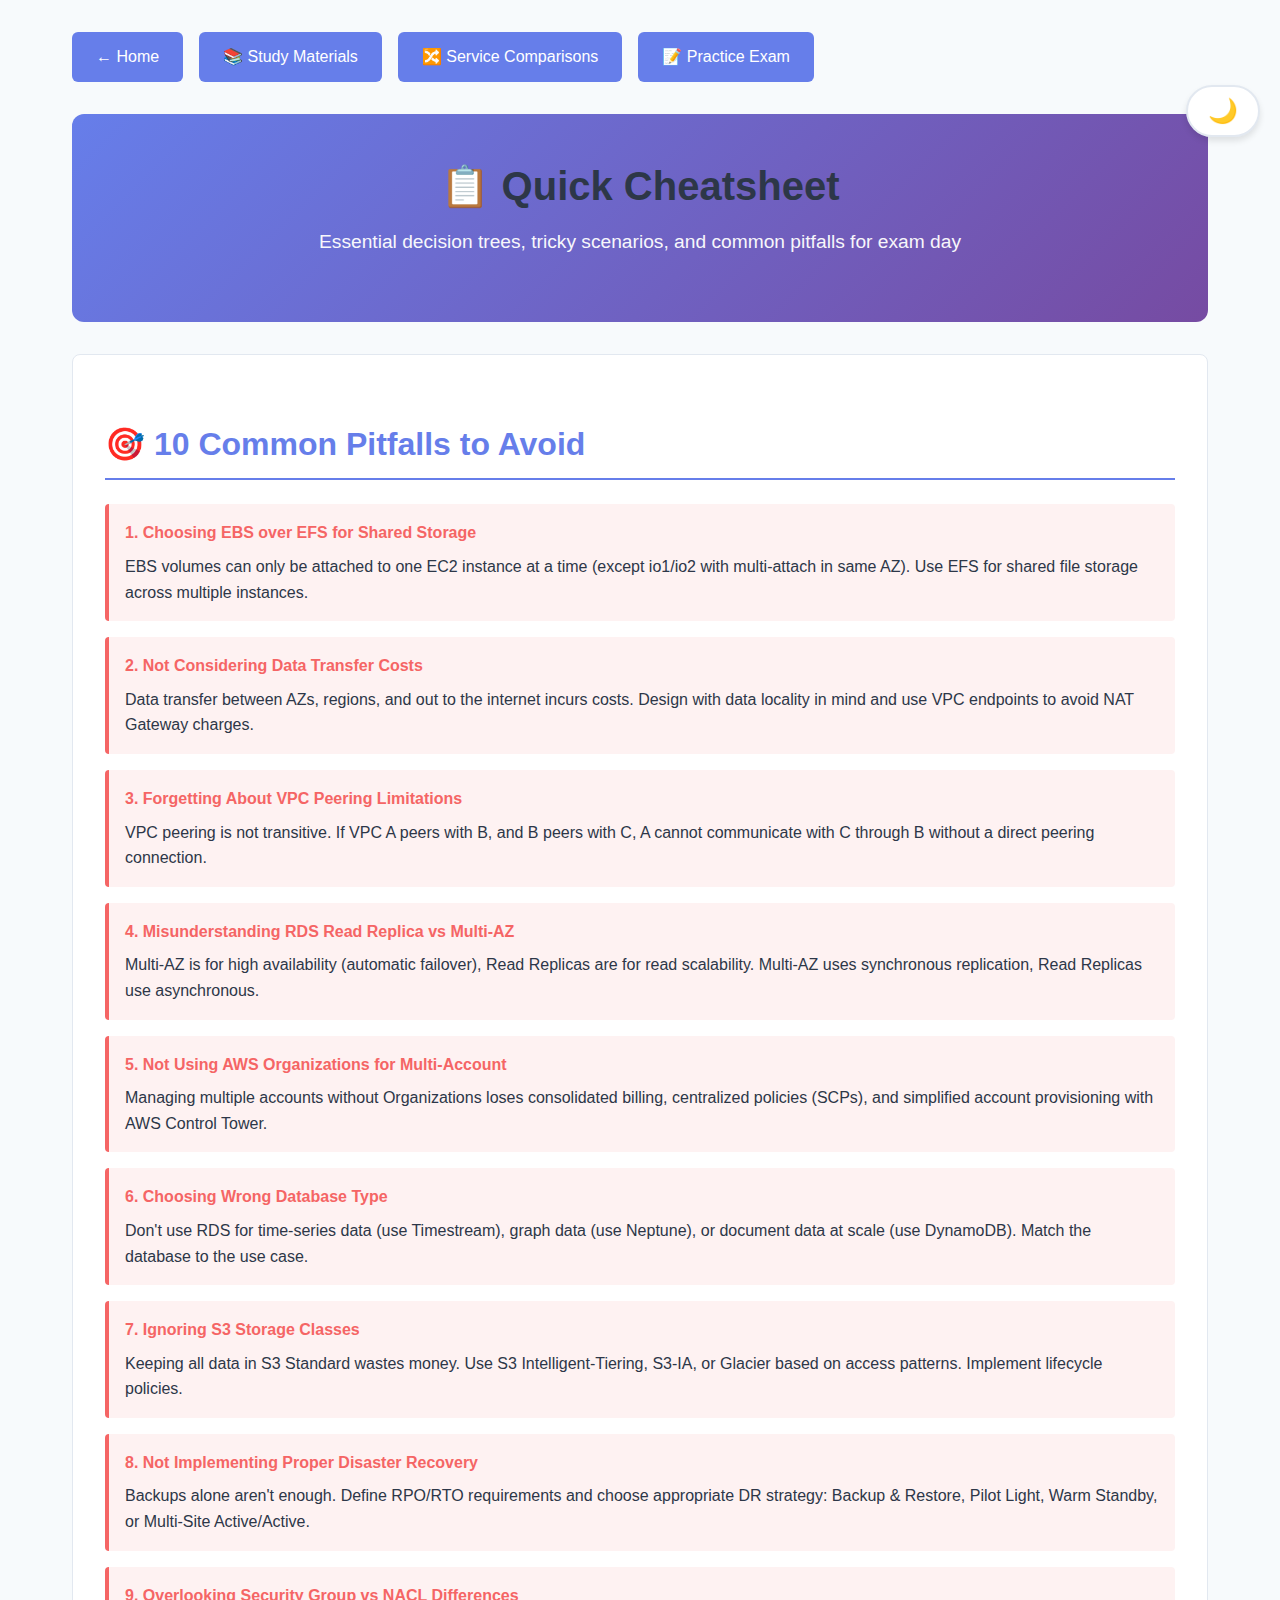
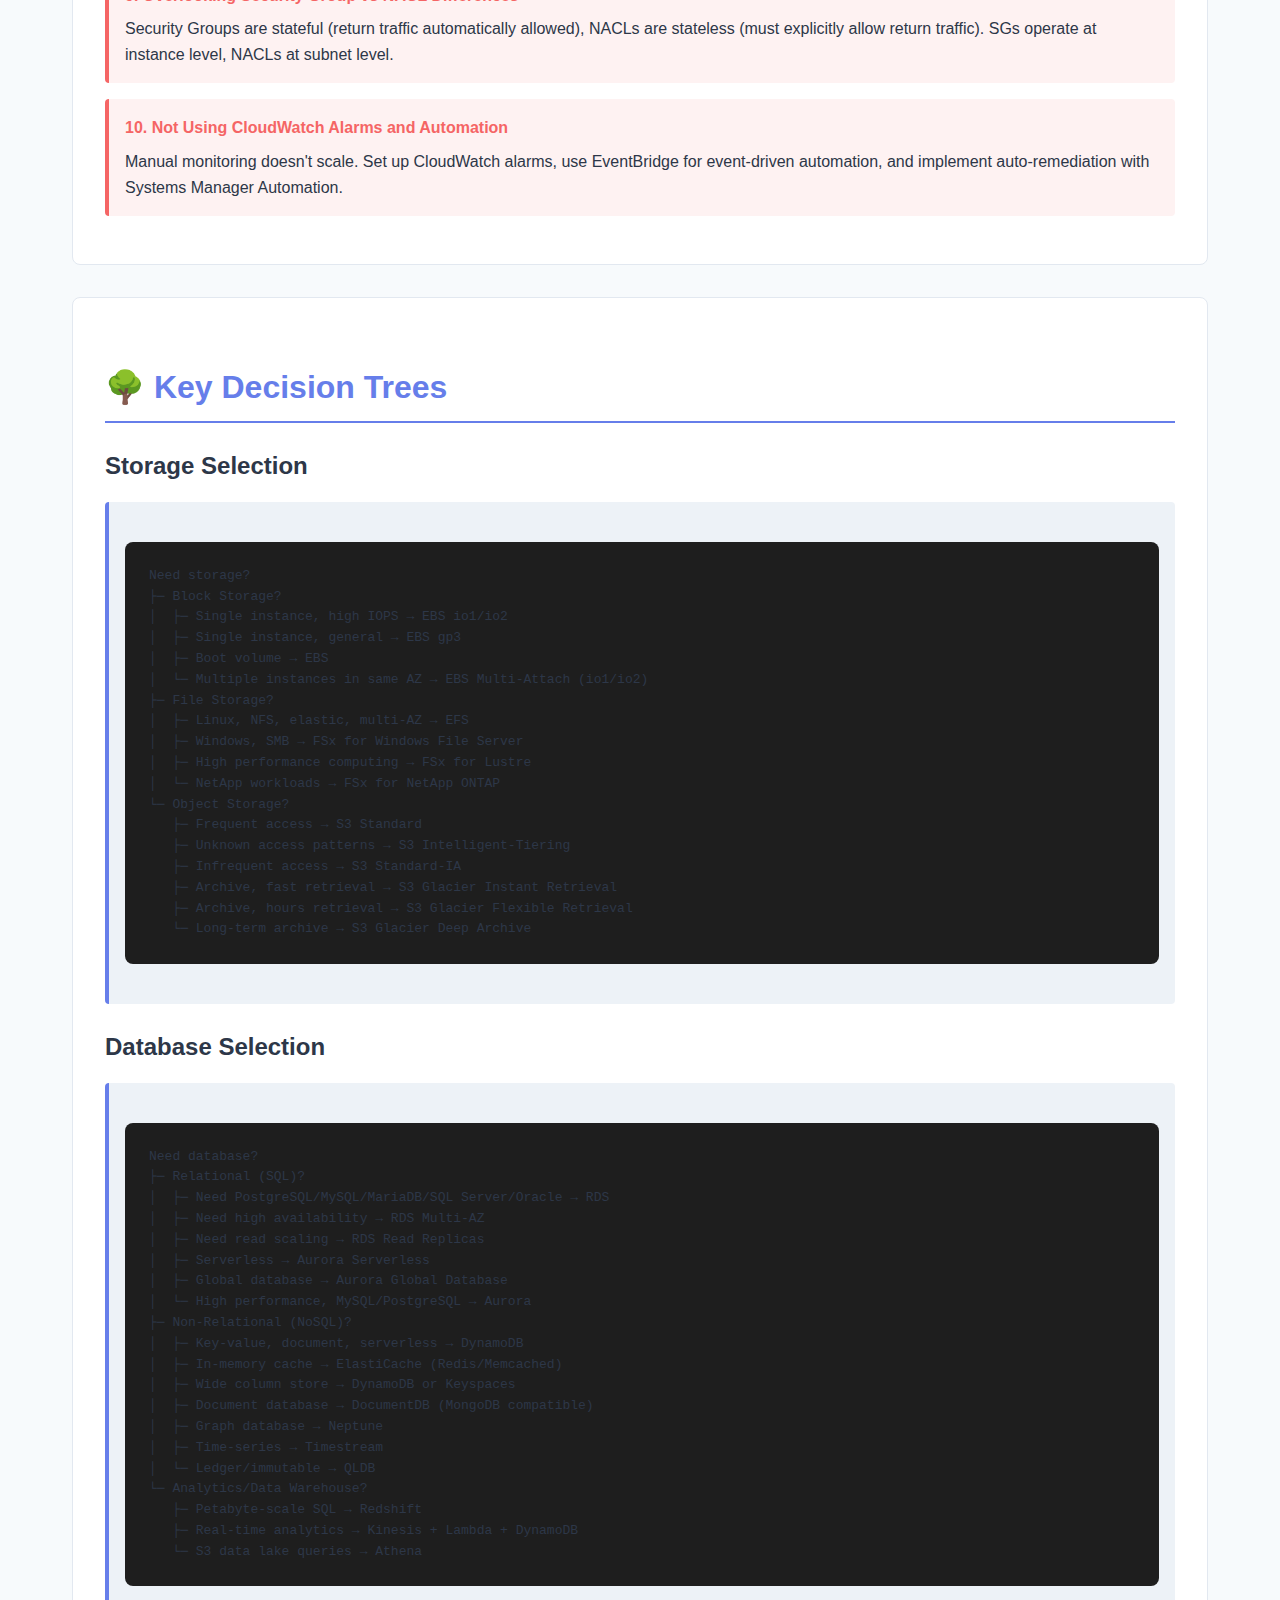
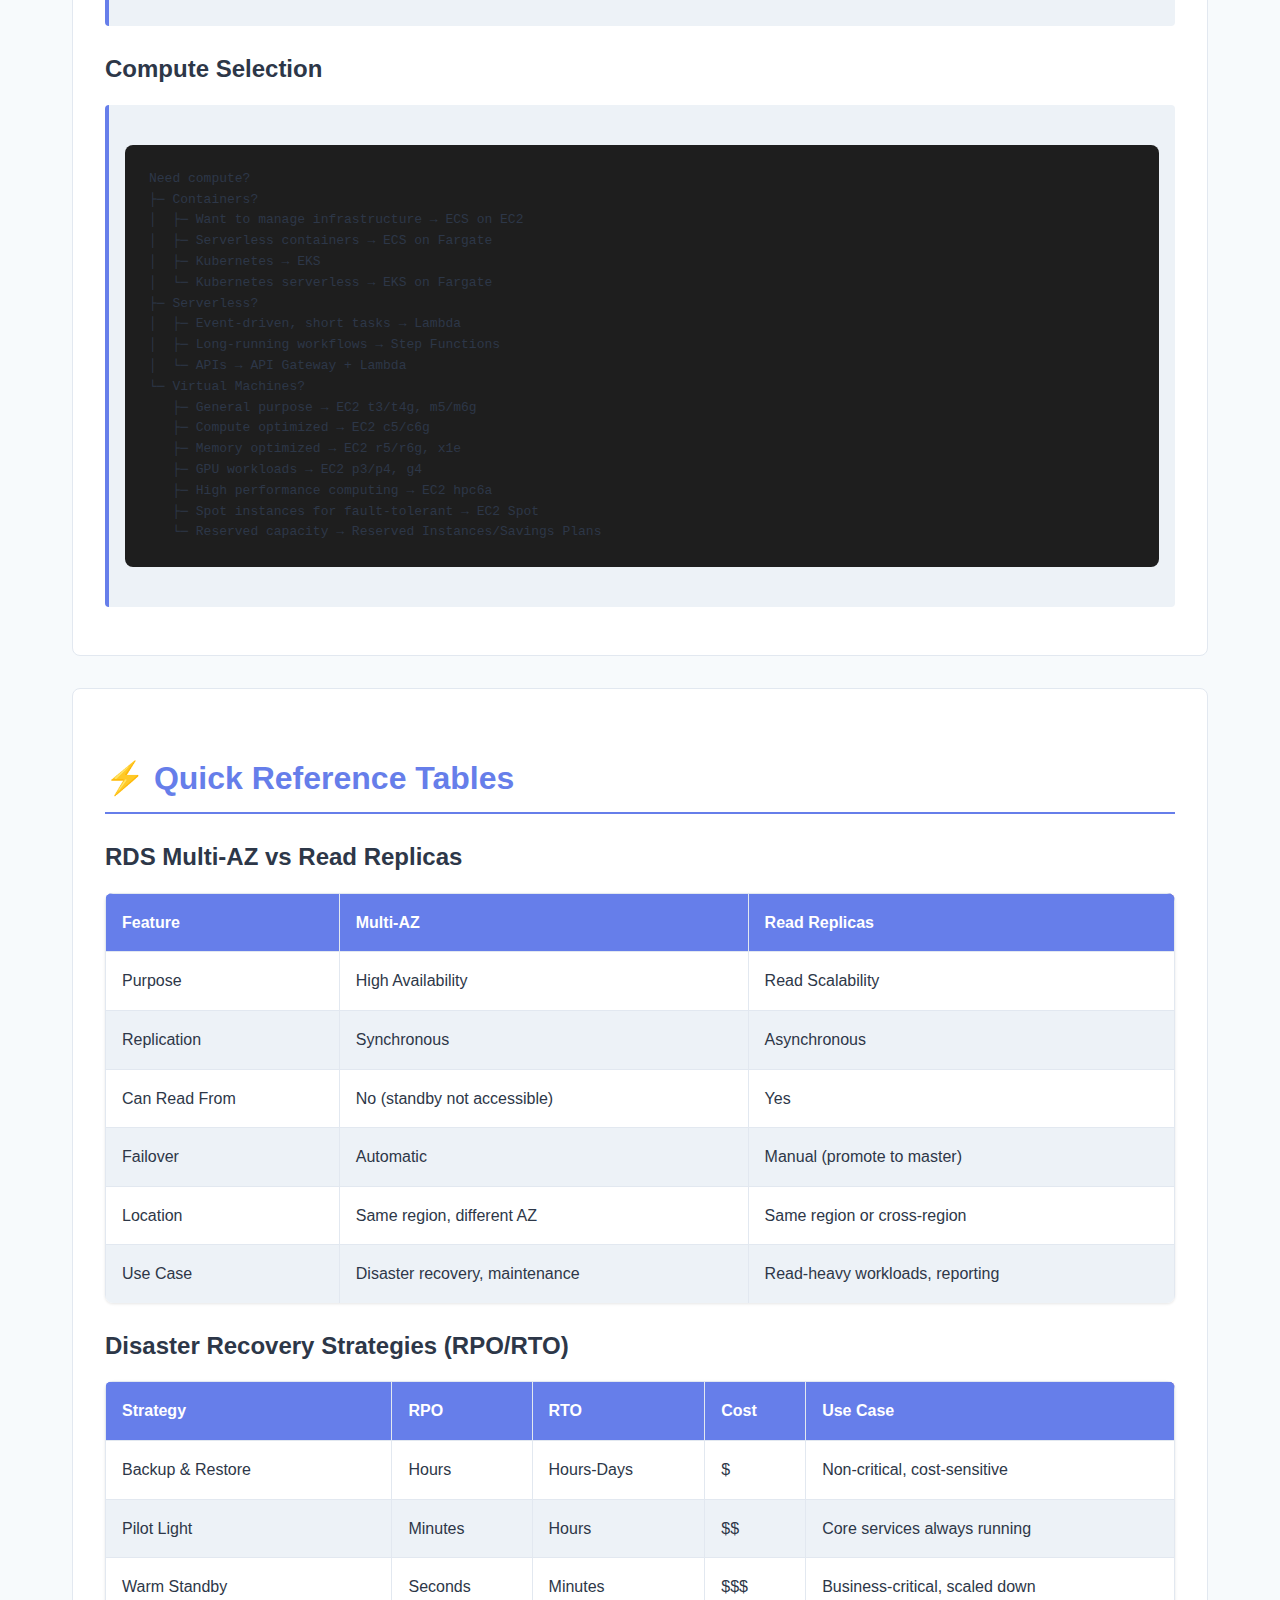
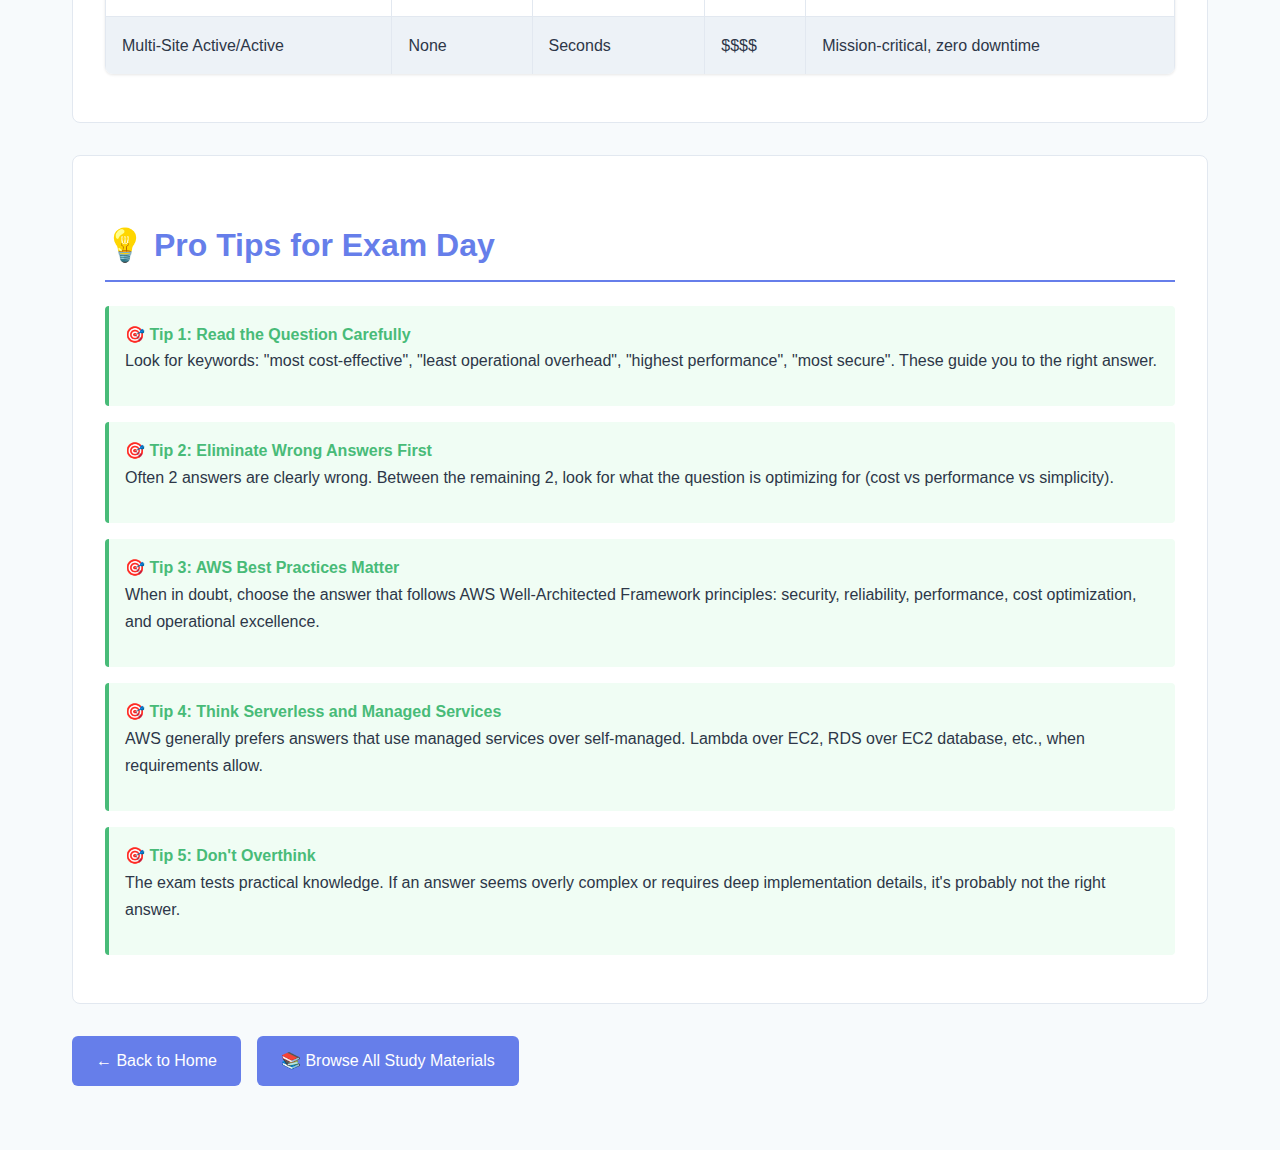
<file: study/cheatsheet.html>
<!DOCTYPE html>
<html lang="en">
<head>
    <meta charset="UTF-8">
    <meta name="viewport" content="width=device-width, initial-scale=1.0">
    <title>Quick Cheatsheet - AWS SA Pro Kit</title>
    <link rel="stylesheet" href="../styles/study.css">
    <style>
        .cheatsheet-container {
            max-width: 1200px;
            margin: 0 auto;
            padding: 2rem;
        }

        .hero-section {
            background: linear-gradient(135deg, var(--primary-color) 0%, var(--secondary-color) 100%);
            color: white;
            padding: 3rem 2rem;
            border-radius: 12px;
            margin-bottom: 2rem;
            text-align: center;
        }

        .hero-section h1 {
            font-size: 2.5rem;
            margin-bottom: 1rem;
        }

        .hero-section p {
            font-size: 1.2rem;
            opacity: 0.95;
        }

        .section {
            background: var(--bg-color);
            border: 1px solid var(--border-color);
            border-radius: 8px;
            padding: 2rem;
            margin-bottom: 2rem;
        }

        .section h2 {
            color: var(--primary-color);
            margin-bottom: 1.5rem;
            padding-bottom: 0.5rem;
            border-bottom: 2px solid var(--primary-color);
        }

        .section h3 {
            color: var(--text-color);
            margin-top: 1.5rem;
            margin-bottom: 1rem;
        }

        .decision-tree {
            background: var(--code-bg);
            border-left: 4px solid var(--primary-color);
            padding: 1rem;
            margin: 1rem 0;
            font-family: 'Courier New', monospace;
            border-radius: 4px;
        }

        .pitfall-list {
            list-style: none;
            padding: 0;
        }

        .pitfall-list li {
            background: var(--danger-bg);
            border-left: 4px solid var(--danger-color);
            padding: 1rem;
            margin-bottom: 1rem;
            border-radius: 4px;
        }

        .pitfall-list li strong {
            color: var(--danger-color);
            display: block;
            margin-bottom: 0.5rem;
        }

        .tip-box {
            background: var(--success-bg);
            border-left: 4px solid var(--success-color);
            padding: 1rem;
            margin: 1rem 0;
            border-radius: 4px;
        }

        .tip-box strong {
            color: var(--success-color);
        }

        .comparison-table {
            width: 100%;
            border-collapse: collapse;
            margin: 1rem 0;
        }

        .comparison-table th,
        .comparison-table td {
            padding: 1rem;
            border: 1px solid var(--border-color);
            text-align: left;
        }

        .comparison-table th {
            background: var(--primary-color);
            color: white;
            font-weight: 600;
        }

        .comparison-table tr:nth-child(even) {
            background: var(--code-bg);
        }

        .nav-buttons {
            display: flex;
            gap: 1rem;
            margin-bottom: 2rem;
        }

        .nav-buttons a {
            padding: 0.75rem 1.5rem;
            background: var(--primary-color);
            color: white;
            text-decoration: none;
            border-radius: 6px;
            transition: all 0.3s;
        }

        .nav-buttons a:hover {
            transform: translateY(-2px);
            box-shadow: 0 4px 12px rgba(0, 0, 0, 0.15);
        }
    </style>
</head>
<body>
    <button id="darkModeToggle" class="dark-mode-toggle" aria-label="Toggle dark mode">
        <span class="icon">🌙</span>
    </button>

    <div class="cheatsheet-container">
        <div class="nav-buttons">
            <a href="../index.html">← Home</a>
            <a href="index.html">📚 Study Materials</a>
            <a href="comparisons/index.html">🔀 Service Comparisons</a>
            <a href="../exam/index.html">📝 Practice Exam</a>
        </div>

        <div class="hero-section">
            <h1>📋 Quick Cheatsheet</h1>
            <p>Essential decision trees, tricky scenarios, and common pitfalls for exam day</p>
        </div>

        <div class="section">
            <h2>🎯 10 Common Pitfalls to Avoid</h2>
            <ul class="pitfall-list">
                <li>
                    <strong>1. Choosing EBS over EFS for Shared Storage</strong>
                    EBS volumes can only be attached to one EC2 instance at a time (except io1/io2 with multi-attach in same AZ). Use EFS for shared file storage across multiple instances.
                </li>
                <li>
                    <strong>2. Not Considering Data Transfer Costs</strong>
                    Data transfer between AZs, regions, and out to the internet incurs costs. Design with data locality in mind and use VPC endpoints to avoid NAT Gateway charges.
                </li>
                <li>
                    <strong>3. Forgetting About VPC Peering Limitations</strong>
                    VPC peering is not transitive. If VPC A peers with B, and B peers with C, A cannot communicate with C through B without a direct peering connection.
                </li>
                <li>
                    <strong>4. Misunderstanding RDS Read Replica vs Multi-AZ</strong>
                    Multi-AZ is for high availability (automatic failover), Read Replicas are for read scalability. Multi-AZ uses synchronous replication, Read Replicas use asynchronous.
                </li>
                <li>
                    <strong>5. Not Using AWS Organizations for Multi-Account</strong>
                    Managing multiple accounts without Organizations loses consolidated billing, centralized policies (SCPs), and simplified account provisioning with AWS Control Tower.
                </li>
                <li>
                    <strong>6. Choosing Wrong Database Type</strong>
                    Don't use RDS for time-series data (use Timestream), graph data (use Neptune), or document data at scale (use DynamoDB). Match the database to the use case.
                </li>
                <li>
                    <strong>7. Ignoring S3 Storage Classes</strong>
                    Keeping all data in S3 Standard wastes money. Use S3 Intelligent-Tiering, S3-IA, or Glacier based on access patterns. Implement lifecycle policies.
                </li>
                <li>
                    <strong>8. Not Implementing Proper Disaster Recovery</strong>
                    Backups alone aren't enough. Define RPO/RTO requirements and choose appropriate DR strategy: Backup & Restore, Pilot Light, Warm Standby, or Multi-Site Active/Active.
                </li>
                <li>
                    <strong>9. Overlooking Security Group vs NACL Differences</strong>
                    Security Groups are stateful (return traffic automatically allowed), NACLs are stateless (must explicitly allow return traffic). SGs operate at instance level, NACLs at subnet level.
                </li>
                <li>
                    <strong>10. Not Using CloudWatch Alarms and Automation</strong>
                    Manual monitoring doesn't scale. Set up CloudWatch alarms, use EventBridge for event-driven automation, and implement auto-remediation with Systems Manager Automation.
                </li>
            </ul>
        </div>

        <div class="section">
            <h2>🌳 Key Decision Trees</h2>

            <h3>Storage Selection</h3>
            <div class="decision-tree">
                <pre>Need storage?
├─ Block Storage?
│  ├─ Single instance, high IOPS → EBS io1/io2
│  ├─ Single instance, general → EBS gp3
│  ├─ Boot volume → EBS
│  └─ Multiple instances in same AZ → EBS Multi-Attach (io1/io2)
├─ File Storage?
│  ├─ Linux, NFS, elastic, multi-AZ → EFS
│  ├─ Windows, SMB → FSx for Windows File Server
│  ├─ High performance computing → FSx for Lustre
│  └─ NetApp workloads → FSx for NetApp ONTAP
└─ Object Storage?
   ├─ Frequent access → S3 Standard
   ├─ Unknown access patterns → S3 Intelligent-Tiering
   ├─ Infrequent access → S3 Standard-IA
   ├─ Archive, fast retrieval → S3 Glacier Instant Retrieval
   ├─ Archive, hours retrieval → S3 Glacier Flexible Retrieval
   └─ Long-term archive → S3 Glacier Deep Archive</pre>
            </div>

            <h3>Database Selection</h3>
            <div class="decision-tree">
                <pre>Need database?
├─ Relational (SQL)?
│  ├─ Need PostgreSQL/MySQL/MariaDB/SQL Server/Oracle → RDS
│  ├─ Need high availability → RDS Multi-AZ
│  ├─ Need read scaling → RDS Read Replicas
│  ├─ Serverless → Aurora Serverless
│  ├─ Global database → Aurora Global Database
│  └─ High performance, MySQL/PostgreSQL → Aurora
├─ Non-Relational (NoSQL)?
│  ├─ Key-value, document, serverless → DynamoDB
│  ├─ In-memory cache → ElastiCache (Redis/Memcached)
│  ├─ Wide column store → DynamoDB or Keyspaces
│  ├─ Document database → DocumentDB (MongoDB compatible)
│  ├─ Graph database → Neptune
│  ├─ Time-series → Timestream
│  └─ Ledger/immutable → QLDB
└─ Analytics/Data Warehouse?
   ├─ Petabyte-scale SQL → Redshift
   ├─ Real-time analytics → Kinesis + Lambda + DynamoDB
   └─ S3 data lake queries → Athena</pre>
            </div>

            <h3>Compute Selection</h3>
            <div class="decision-tree">
                <pre>Need compute?
├─ Containers?
│  ├─ Want to manage infrastructure → ECS on EC2
│  ├─ Serverless containers → ECS on Fargate
│  ├─ Kubernetes → EKS
│  └─ Kubernetes serverless → EKS on Fargate
├─ Serverless?
│  ├─ Event-driven, short tasks → Lambda
│  ├─ Long-running workflows → Step Functions
│  └─ APIs → API Gateway + Lambda
└─ Virtual Machines?
   ├─ General purpose → EC2 t3/t4g, m5/m6g
   ├─ Compute optimized → EC2 c5/c6g
   ├─ Memory optimized → EC2 r5/r6g, x1e
   ├─ GPU workloads → EC2 p3/p4, g4
   ├─ High performance computing → EC2 hpc6a
   ├─ Spot instances for fault-tolerant → EC2 Spot
   └─ Reserved capacity → Reserved Instances/Savings Plans</pre>
            </div>
        </div>

        <div class="section">
            <h2>⚡ Quick Reference Tables</h2>

            <h3>RDS Multi-AZ vs Read Replicas</h3>
            <table class="comparison-table">
                <thead>
                    <tr>
                        <th>Feature</th>
                        <th>Multi-AZ</th>
                        <th>Read Replicas</th>
                    </tr>
                </thead>
                <tbody>
                    <tr>
                        <td>Purpose</td>
                        <td>High Availability</td>
                        <td>Read Scalability</td>
                    </tr>
                    <tr>
                        <td>Replication</td>
                        <td>Synchronous</td>
                        <td>Asynchronous</td>
                    </tr>
                    <tr>
                        <td>Can Read From</td>
                        <td>No (standby not accessible)</td>
                        <td>Yes</td>
                    </tr>
                    <tr>
                        <td>Failover</td>
                        <td>Automatic</td>
                        <td>Manual (promote to master)</td>
                    </tr>
                    <tr>
                        <td>Location</td>
                        <td>Same region, different AZ</td>
                        <td>Same region or cross-region</td>
                    </tr>
                    <tr>
                        <td>Use Case</td>
                        <td>Disaster recovery, maintenance</td>
                        <td>Read-heavy workloads, reporting</td>
                    </tr>
                </tbody>
            </table>

            <h3>Disaster Recovery Strategies (RPO/RTO)</h3>
            <table class="comparison-table">
                <thead>
                    <tr>
                        <th>Strategy</th>
                        <th>RPO</th>
                        <th>RTO</th>
                        <th>Cost</th>
                        <th>Use Case</th>
                    </tr>
                </thead>
                <tbody>
                    <tr>
                        <td>Backup & Restore</td>
                        <td>Hours</td>
                        <td>Hours-Days</td>
                        <td>$</td>
                        <td>Non-critical, cost-sensitive</td>
                    </tr>
                    <tr>
                        <td>Pilot Light</td>
                        <td>Minutes</td>
                        <td>Hours</td>
                        <td>$$</td>
                        <td>Core services always running</td>
                    </tr>
                    <tr>
                        <td>Warm Standby</td>
                        <td>Seconds</td>
                        <td>Minutes</td>
                        <td>$$$</td>
                        <td>Business-critical, scaled down</td>
                    </tr>
                    <tr>
                        <td>Multi-Site Active/Active</td>
                        <td>None</td>
                        <td>Seconds</td>
                        <td>$$$$</td>
                        <td>Mission-critical, zero downtime</td>
                    </tr>
                </tbody>
            </table>
        </div>

        <div class="section">
            <h2>💡 Pro Tips for Exam Day</h2>

            <div class="tip-box">
                <strong>🎯 Tip 1: Read the Question Carefully</strong>
                <p>Look for keywords: "most cost-effective", "least operational overhead", "highest performance", "most secure". These guide you to the right answer.</p>
            </div>

            <div class="tip-box">
                <strong>🎯 Tip 2: Eliminate Wrong Answers First</strong>
                <p>Often 2 answers are clearly wrong. Between the remaining 2, look for what the question is optimizing for (cost vs performance vs simplicity).</p>
            </div>

            <div class="tip-box">
                <strong>🎯 Tip 3: AWS Best Practices Matter</strong>
                <p>When in doubt, choose the answer that follows AWS Well-Architected Framework principles: security, reliability, performance, cost optimization, and operational excellence.</p>
            </div>

            <div class="tip-box">
                <strong>🎯 Tip 4: Think Serverless and Managed Services</strong>
                <p>AWS generally prefers answers that use managed services over self-managed. Lambda over EC2, RDS over EC2 database, etc., when requirements allow.</p>
            </div>

            <div class="tip-box">
                <strong>🎯 Tip 5: Don't Overthink</strong>
                <p>The exam tests practical knowledge. If an answer seems overly complex or requires deep implementation details, it's probably not the right answer.</p>
            </div>
        </div>

        <div class="nav-buttons">
            <a href="../index.html">← Back to Home</a>
            <a href="index.html">📚 Browse All Study Materials</a>
        </div>
    </div>

    <script>
        // Dark Mode Functionality
        const darkModeToggle = document.getElementById('darkModeToggle');
        const icon = darkModeToggle.querySelector('.icon');

        // Check for saved theme preference or default to light mode
        const savedTheme = localStorage.getItem('theme');
        if (savedTheme === 'dark') {
            document.body.classList.add('dark-mode');
            icon.textContent = '☀️';
        }

        // Toggle dark mode
        darkModeToggle.addEventListener('click', () => {
            document.body.classList.toggle('dark-mode');

            // Update icon and save preference
            if (document.body.classList.contains('dark-mode')) {
                icon.textContent = '☀️';
                localStorage.setItem('theme', 'dark');
            } else {
                icon.textContent = '🌙';
                localStorage.setItem('theme', 'light');
            }
        });
    </script>
</body>
</html>
</file>
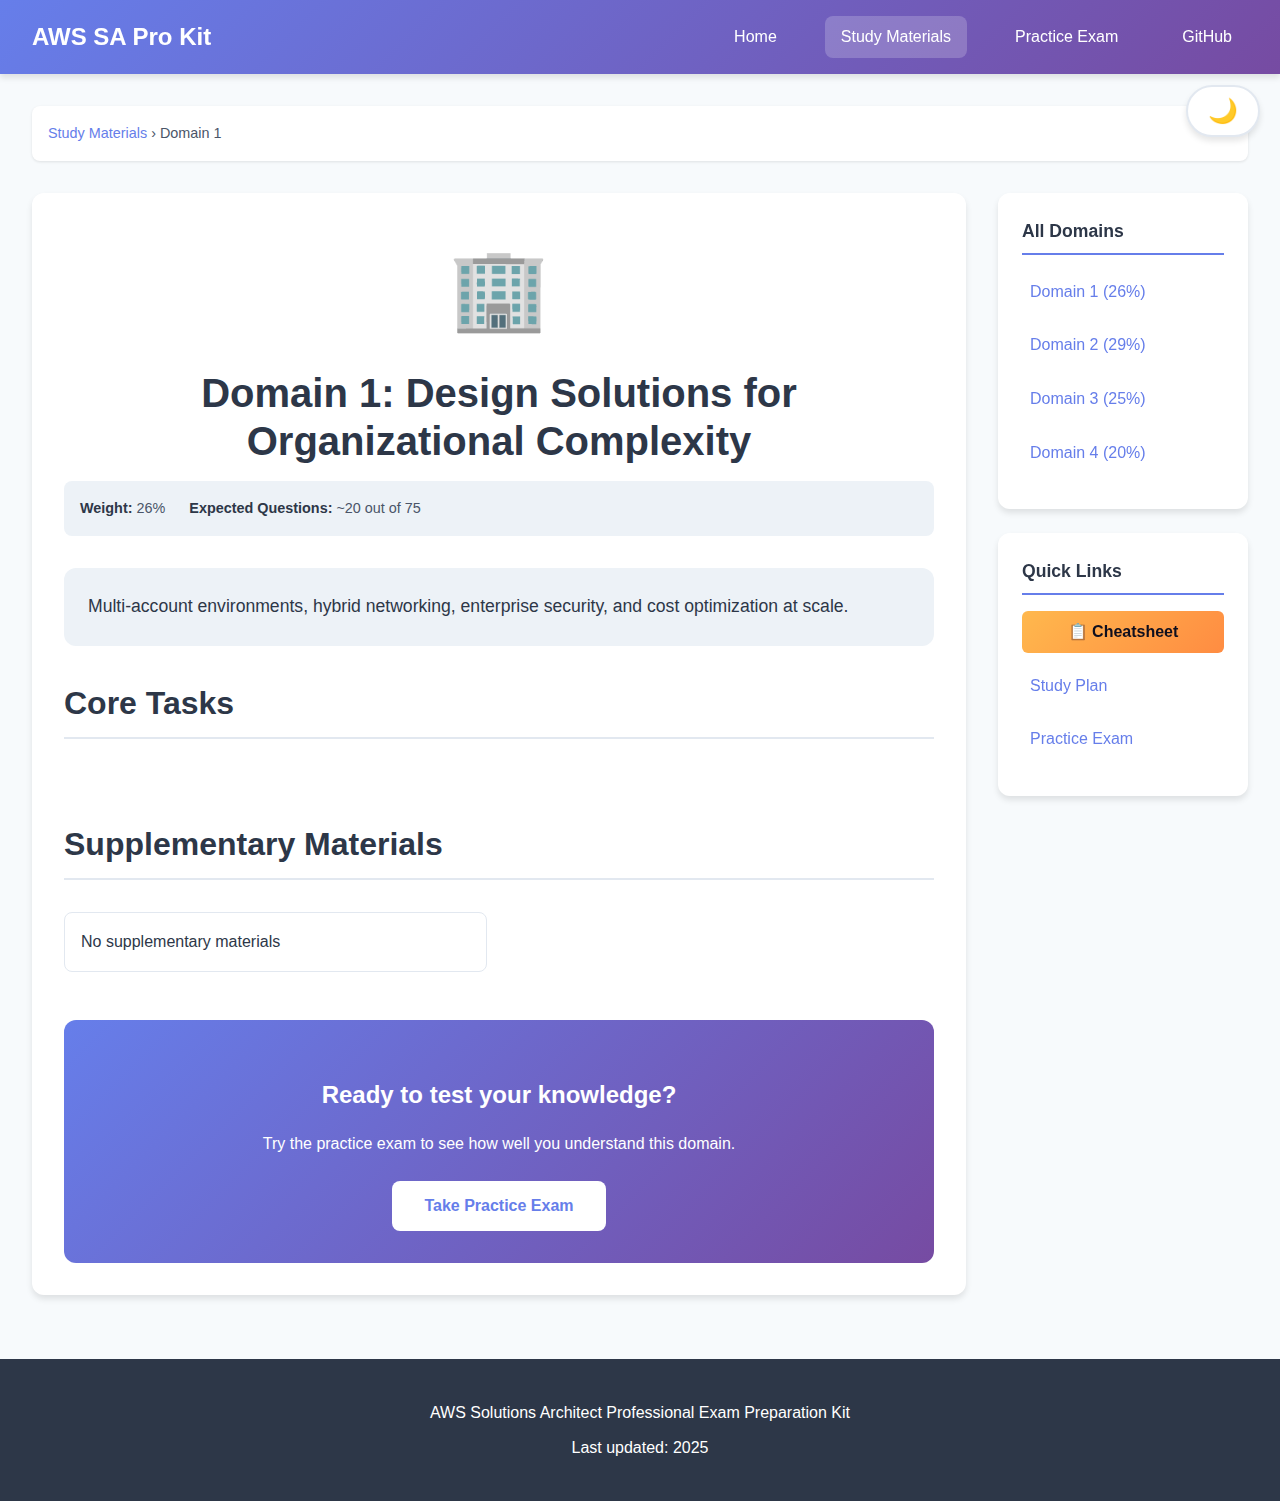
<file: study/domain-1.html>
<!DOCTYPE html>
<html lang="en">
<head>
    <meta charset="UTF-8">
    <meta name="viewport" content="width=device-width, initial-scale=1.0">
    <title>Domain 1: Design Solutions for Organizational Complexity - AWS SA Pro Kit</title>
    <link rel="stylesheet" href="../styles/study.css">
</head>
<body>
    <button id="darkModeToggle" class="dark-mode-toggle" aria-label="Toggle dark mode">
        <span class="icon">🌙</span>
    </button>

    <nav class="top-nav">
        <div class="nav-container">
            <a href="../index.html" class="nav-brand">AWS SA Pro Kit</a>
            <div class="nav-links">
                <a href="../index.html">Home</a>
                <a href="index.html" class="active">Study Materials</a>
                <a href="../exam/index.html">Practice Exam</a>
                <a href="https://github.com/bkondakor/aws-sa-pro-kit" target="_blank">GitHub</a>
            </div>
        </div>
    </nav>

    <div class="container">
        <div class="breadcrumb">
            <a href="index.html">Study Materials</a> › Domain 1
        </div>

        <main class="content">
            <article>
                <div style="text-align: center; margin-bottom: 2rem;">
                    <div style="font-size: 5rem; margin-bottom: 1rem;">🏢</div>
                    <h1>Domain 1: Design Solutions for Organizational Complexity</h1>
                    <div class="page-metadata">
                        <span class="meta-item"><strong>Weight:</strong> 26%</span>
                        <span class="meta-item"><strong>Expected Questions:</strong> ~20 out of 75</span>
                    </div>
                </div>

                <div style="background: var(--bg-tertiary); padding: 1.5rem; border-radius: 12px; margin: 2rem 0;">
                    <p style="font-size: 1.1rem; margin: 0;">Multi-account environments, hybrid networking, enterprise security, and cost optimization at scale.</p>
                </div>

                <h2>Core Tasks</h2>
                <div class="card-grid" style="margin-bottom: 3rem;">
                    
                </div>

                <h2>Supplementary Materials</h2>
                <div class="card-grid">
                    <div class="material-item">No supplementary materials</div>
                </div>

                <div style="margin-top: 3rem; padding: 2rem; background: linear-gradient(135deg, #667eea 0%, #764ba2 100%); color: white; border-radius: 12px; text-align: center;">
                    <h3 style="color: white; margin-bottom: 1rem;">Ready to test your knowledge?</h3>
                    <p style="margin-bottom: 1.5rem;">Try the practice exam to see how well you understand this domain.</p>
                    <a href="../exam/index.html" style="display: inline-block; background: white; color: #667eea; padding: 12px 32px; border-radius: 8px; font-weight: 600; text-decoration: none;">Take Practice Exam</a>
                </div>
            </article>
        </main>

        <aside class="sidebar">
            <div class="sidebar-section">
                <h3>All Domains</h3>
                <ul>
                    <li><a href="domain-1.html" class="active">Domain 1 (26%)</a></li>
                    <li><a href="domain-2.html" >Domain 2 (29%)</a></li>
                    <li><a href="domain-3.html" >Domain 3 (25%)</a></li>
                    <li><a href="domain-4.html" >Domain 4 (20%)</a></li>
                </ul>
            </div>
            <div class="sidebar-section">
                <h3>Quick Links</h3>
                <ul>
                    <li><a href="cheatsheet.html" style="background: linear-gradient(135deg, #FFB84D 0%, #FF8C42 100%); padding: 8px 12px; border-radius: 6px; color: #0f0f1e; font-weight: 700; display: block; text-align: center; margin-bottom: 8px;">📋 Cheatsheet</a></li>
                    <li><a href="study-plan.html">Study Plan</a></li>
                    <li><a href="../exam/index.html">Practice Exam</a></li>
                </ul>
            </div>
        </aside>
    </div>

    <footer class="footer">
        <p>AWS Solutions Architect Professional Exam Preparation Kit</p>
        <p>Last updated: 2025</p>
    </footer>

    <script>
        // Dark Mode Functionality
        const darkModeToggle = document.getElementById('darkModeToggle');
        const icon = darkModeToggle.querySelector('.icon');

        // Check for saved theme preference or default to light mode
        const savedTheme = localStorage.getItem('theme');
        if (savedTheme === 'dark') {
            document.body.classList.add('dark-mode');
            icon.textContent = '☀️';
        }

        // Toggle dark mode
        darkModeToggle.addEventListener('click', () => {
            document.body.classList.toggle('dark-mode');

            // Update icon and save preference
            if (document.body.classList.contains('dark-mode')) {
                icon.textContent = '☀️';
                localStorage.setItem('theme', 'dark');
            } else {
                icon.textContent = '🌙';
                localStorage.setItem('theme', 'light');
            }
        });
    </script>
</body>
</html>
</file>
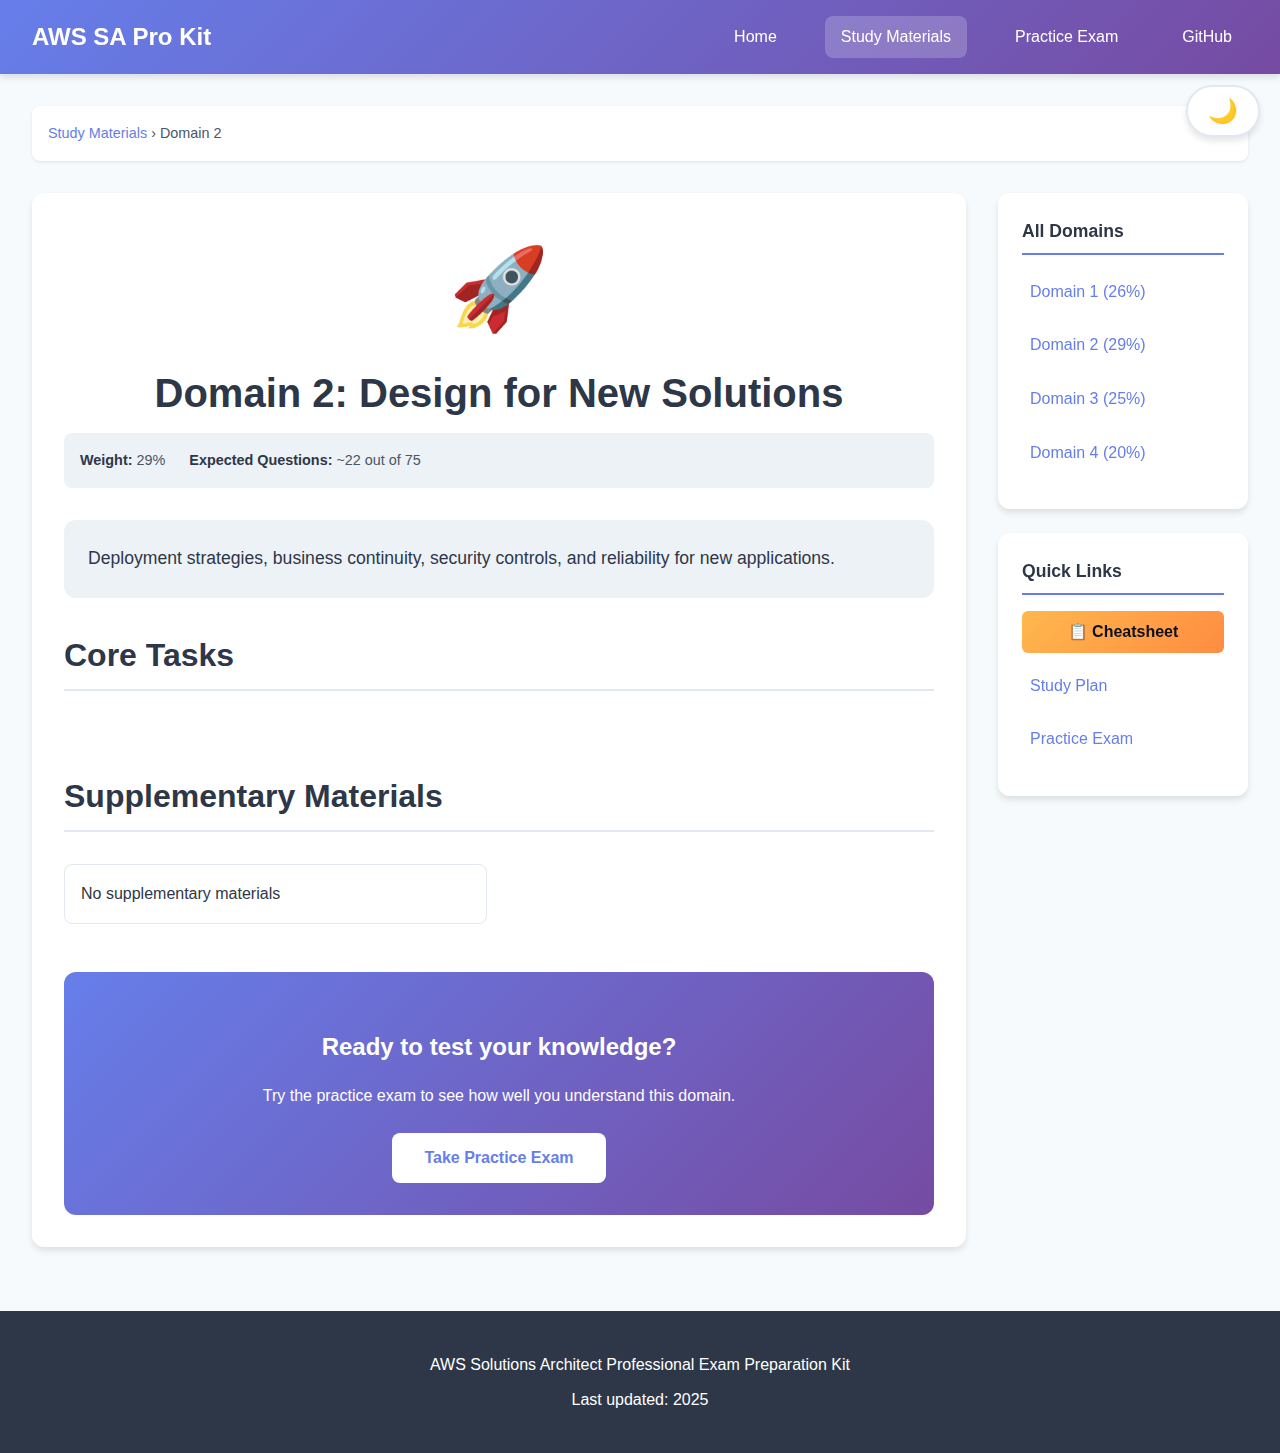
<file: study/domain-2.html>
<!DOCTYPE html>
<html lang="en">
<head>
    <meta charset="UTF-8">
    <meta name="viewport" content="width=device-width, initial-scale=1.0">
    <title>Domain 2: Design for New Solutions - AWS SA Pro Kit</title>
    <link rel="stylesheet" href="../styles/study.css">
</head>
<body>
    <button id="darkModeToggle" class="dark-mode-toggle" aria-label="Toggle dark mode">
        <span class="icon">🌙</span>
    </button>

    <nav class="top-nav">
        <div class="nav-container">
            <a href="../index.html" class="nav-brand">AWS SA Pro Kit</a>
            <div class="nav-links">
                <a href="../index.html">Home</a>
                <a href="index.html" class="active">Study Materials</a>
                <a href="../exam/index.html">Practice Exam</a>
                <a href="https://github.com/bkondakor/aws-sa-pro-kit" target="_blank">GitHub</a>
            </div>
        </div>
    </nav>

    <div class="container">
        <div class="breadcrumb">
            <a href="index.html">Study Materials</a> › Domain 2
        </div>

        <main class="content">
            <article>
                <div style="text-align: center; margin-bottom: 2rem;">
                    <div style="font-size: 5rem; margin-bottom: 1rem;">🚀</div>
                    <h1>Domain 2: Design for New Solutions</h1>
                    <div class="page-metadata">
                        <span class="meta-item"><strong>Weight:</strong> 29%</span>
                        <span class="meta-item"><strong>Expected Questions:</strong> ~22 out of 75</span>
                    </div>
                </div>

                <div style="background: var(--bg-tertiary); padding: 1.5rem; border-radius: 12px; margin: 2rem 0;">
                    <p style="font-size: 1.1rem; margin: 0;">Deployment strategies, business continuity, security controls, and reliability for new applications.</p>
                </div>

                <h2>Core Tasks</h2>
                <div class="card-grid" style="margin-bottom: 3rem;">
                    
                </div>

                <h2>Supplementary Materials</h2>
                <div class="card-grid">
                    <div class="material-item">No supplementary materials</div>
                </div>

                <div style="margin-top: 3rem; padding: 2rem; background: linear-gradient(135deg, #667eea 0%, #764ba2 100%); color: white; border-radius: 12px; text-align: center;">
                    <h3 style="color: white; margin-bottom: 1rem;">Ready to test your knowledge?</h3>
                    <p style="margin-bottom: 1.5rem;">Try the practice exam to see how well you understand this domain.</p>
                    <a href="../exam/index.html" style="display: inline-block; background: white; color: #667eea; padding: 12px 32px; border-radius: 8px; font-weight: 600; text-decoration: none;">Take Practice Exam</a>
                </div>
            </article>
        </main>

        <aside class="sidebar">
            <div class="sidebar-section">
                <h3>All Domains</h3>
                <ul>
                    <li><a href="domain-1.html" >Domain 1 (26%)</a></li>
                    <li><a href="domain-2.html" class="active">Domain 2 (29%)</a></li>
                    <li><a href="domain-3.html" >Domain 3 (25%)</a></li>
                    <li><a href="domain-4.html" >Domain 4 (20%)</a></li>
                </ul>
            </div>
            <div class="sidebar-section">
                <h3>Quick Links</h3>
                <ul>
                    <li><a href="cheatsheet.html" style="background: linear-gradient(135deg, #FFB84D 0%, #FF8C42 100%); padding: 8px 12px; border-radius: 6px; color: #0f0f1e; font-weight: 700; display: block; text-align: center; margin-bottom: 8px;">📋 Cheatsheet</a></li>
                    <li><a href="study-plan.html">Study Plan</a></li>
                    <li><a href="../exam/index.html">Practice Exam</a></li>
                </ul>
            </div>
        </aside>
    </div>

    <footer class="footer">
        <p>AWS Solutions Architect Professional Exam Preparation Kit</p>
        <p>Last updated: 2025</p>
    </footer>

    <script>
        // Dark Mode Functionality
        const darkModeToggle = document.getElementById('darkModeToggle');
        const icon = darkModeToggle.querySelector('.icon');

        // Check for saved theme preference or default to light mode
        const savedTheme = localStorage.getItem('theme');
        if (savedTheme === 'dark') {
            document.body.classList.add('dark-mode');
            icon.textContent = '☀️';
        }

        // Toggle dark mode
        darkModeToggle.addEventListener('click', () => {
            document.body.classList.toggle('dark-mode');

            // Update icon and save preference
            if (document.body.classList.contains('dark-mode')) {
                icon.textContent = '☀️';
                localStorage.setItem('theme', 'dark');
            } else {
                icon.textContent = '🌙';
                localStorage.setItem('theme', 'light');
            }
        });
    </script>
</body>
</html>
</file>
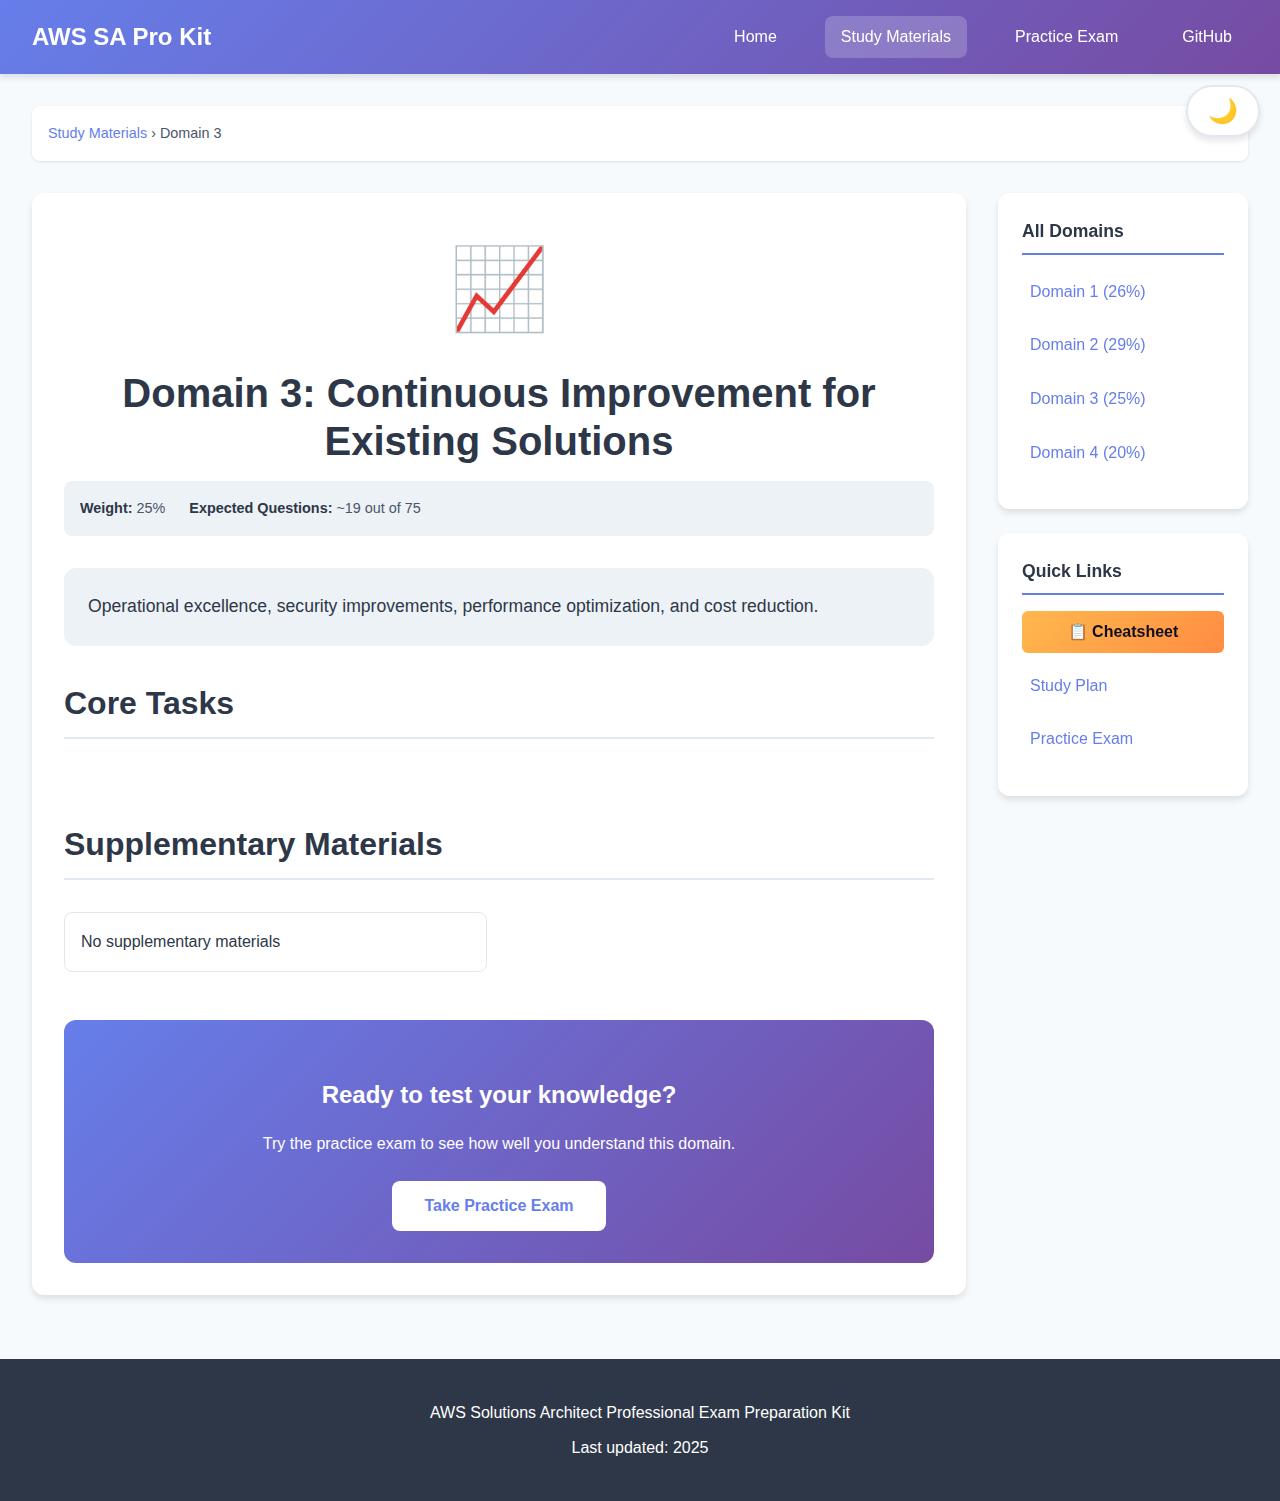
<file: study/domain-3.html>
<!DOCTYPE html>
<html lang="en">
<head>
    <meta charset="UTF-8">
    <meta name="viewport" content="width=device-width, initial-scale=1.0">
    <title>Domain 3: Continuous Improvement for Existing Solutions - AWS SA Pro Kit</title>
    <link rel="stylesheet" href="../styles/study.css">
</head>
<body>
    <button id="darkModeToggle" class="dark-mode-toggle" aria-label="Toggle dark mode">
        <span class="icon">🌙</span>
    </button>

    <nav class="top-nav">
        <div class="nav-container">
            <a href="../index.html" class="nav-brand">AWS SA Pro Kit</a>
            <div class="nav-links">
                <a href="../index.html">Home</a>
                <a href="index.html" class="active">Study Materials</a>
                <a href="../exam/index.html">Practice Exam</a>
                <a href="https://github.com/bkondakor/aws-sa-pro-kit" target="_blank">GitHub</a>
            </div>
        </div>
    </nav>

    <div class="container">
        <div class="breadcrumb">
            <a href="index.html">Study Materials</a> › Domain 3
        </div>

        <main class="content">
            <article>
                <div style="text-align: center; margin-bottom: 2rem;">
                    <div style="font-size: 5rem; margin-bottom: 1rem;">📈</div>
                    <h1>Domain 3: Continuous Improvement for Existing Solutions</h1>
                    <div class="page-metadata">
                        <span class="meta-item"><strong>Weight:</strong> 25%</span>
                        <span class="meta-item"><strong>Expected Questions:</strong> ~19 out of 75</span>
                    </div>
                </div>

                <div style="background: var(--bg-tertiary); padding: 1.5rem; border-radius: 12px; margin: 2rem 0;">
                    <p style="font-size: 1.1rem; margin: 0;">Operational excellence, security improvements, performance optimization, and cost reduction.</p>
                </div>

                <h2>Core Tasks</h2>
                <div class="card-grid" style="margin-bottom: 3rem;">
                    
                </div>

                <h2>Supplementary Materials</h2>
                <div class="card-grid">
                    <div class="material-item">No supplementary materials</div>
                </div>

                <div style="margin-top: 3rem; padding: 2rem; background: linear-gradient(135deg, #667eea 0%, #764ba2 100%); color: white; border-radius: 12px; text-align: center;">
                    <h3 style="color: white; margin-bottom: 1rem;">Ready to test your knowledge?</h3>
                    <p style="margin-bottom: 1.5rem;">Try the practice exam to see how well you understand this domain.</p>
                    <a href="../exam/index.html" style="display: inline-block; background: white; color: #667eea; padding: 12px 32px; border-radius: 8px; font-weight: 600; text-decoration: none;">Take Practice Exam</a>
                </div>
            </article>
        </main>

        <aside class="sidebar">
            <div class="sidebar-section">
                <h3>All Domains</h3>
                <ul>
                    <li><a href="domain-1.html" >Domain 1 (26%)</a></li>
                    <li><a href="domain-2.html" >Domain 2 (29%)</a></li>
                    <li><a href="domain-3.html" class="active">Domain 3 (25%)</a></li>
                    <li><a href="domain-4.html" >Domain 4 (20%)</a></li>
                </ul>
            </div>
            <div class="sidebar-section">
                <h3>Quick Links</h3>
                <ul>
                    <li><a href="cheatsheet.html" style="background: linear-gradient(135deg, #FFB84D 0%, #FF8C42 100%); padding: 8px 12px; border-radius: 6px; color: #0f0f1e; font-weight: 700; display: block; text-align: center; margin-bottom: 8px;">📋 Cheatsheet</a></li>
                    <li><a href="study-plan.html">Study Plan</a></li>
                    <li><a href="../exam/index.html">Practice Exam</a></li>
                </ul>
            </div>
        </aside>
    </div>

    <footer class="footer">
        <p>AWS Solutions Architect Professional Exam Preparation Kit</p>
        <p>Last updated: 2025</p>
    </footer>

    <script>
        // Dark Mode Functionality
        const darkModeToggle = document.getElementById('darkModeToggle');
        const icon = darkModeToggle.querySelector('.icon');

        // Check for saved theme preference or default to light mode
        const savedTheme = localStorage.getItem('theme');
        if (savedTheme === 'dark') {
            document.body.classList.add('dark-mode');
            icon.textContent = '☀️';
        }

        // Toggle dark mode
        darkModeToggle.addEventListener('click', () => {
            document.body.classList.toggle('dark-mode');

            // Update icon and save preference
            if (document.body.classList.contains('dark-mode')) {
                icon.textContent = '☀️';
                localStorage.setItem('theme', 'dark');
            } else {
                icon.textContent = '🌙';
                localStorage.setItem('theme', 'light');
            }
        });
    </script>
</body>
</html>
</file>
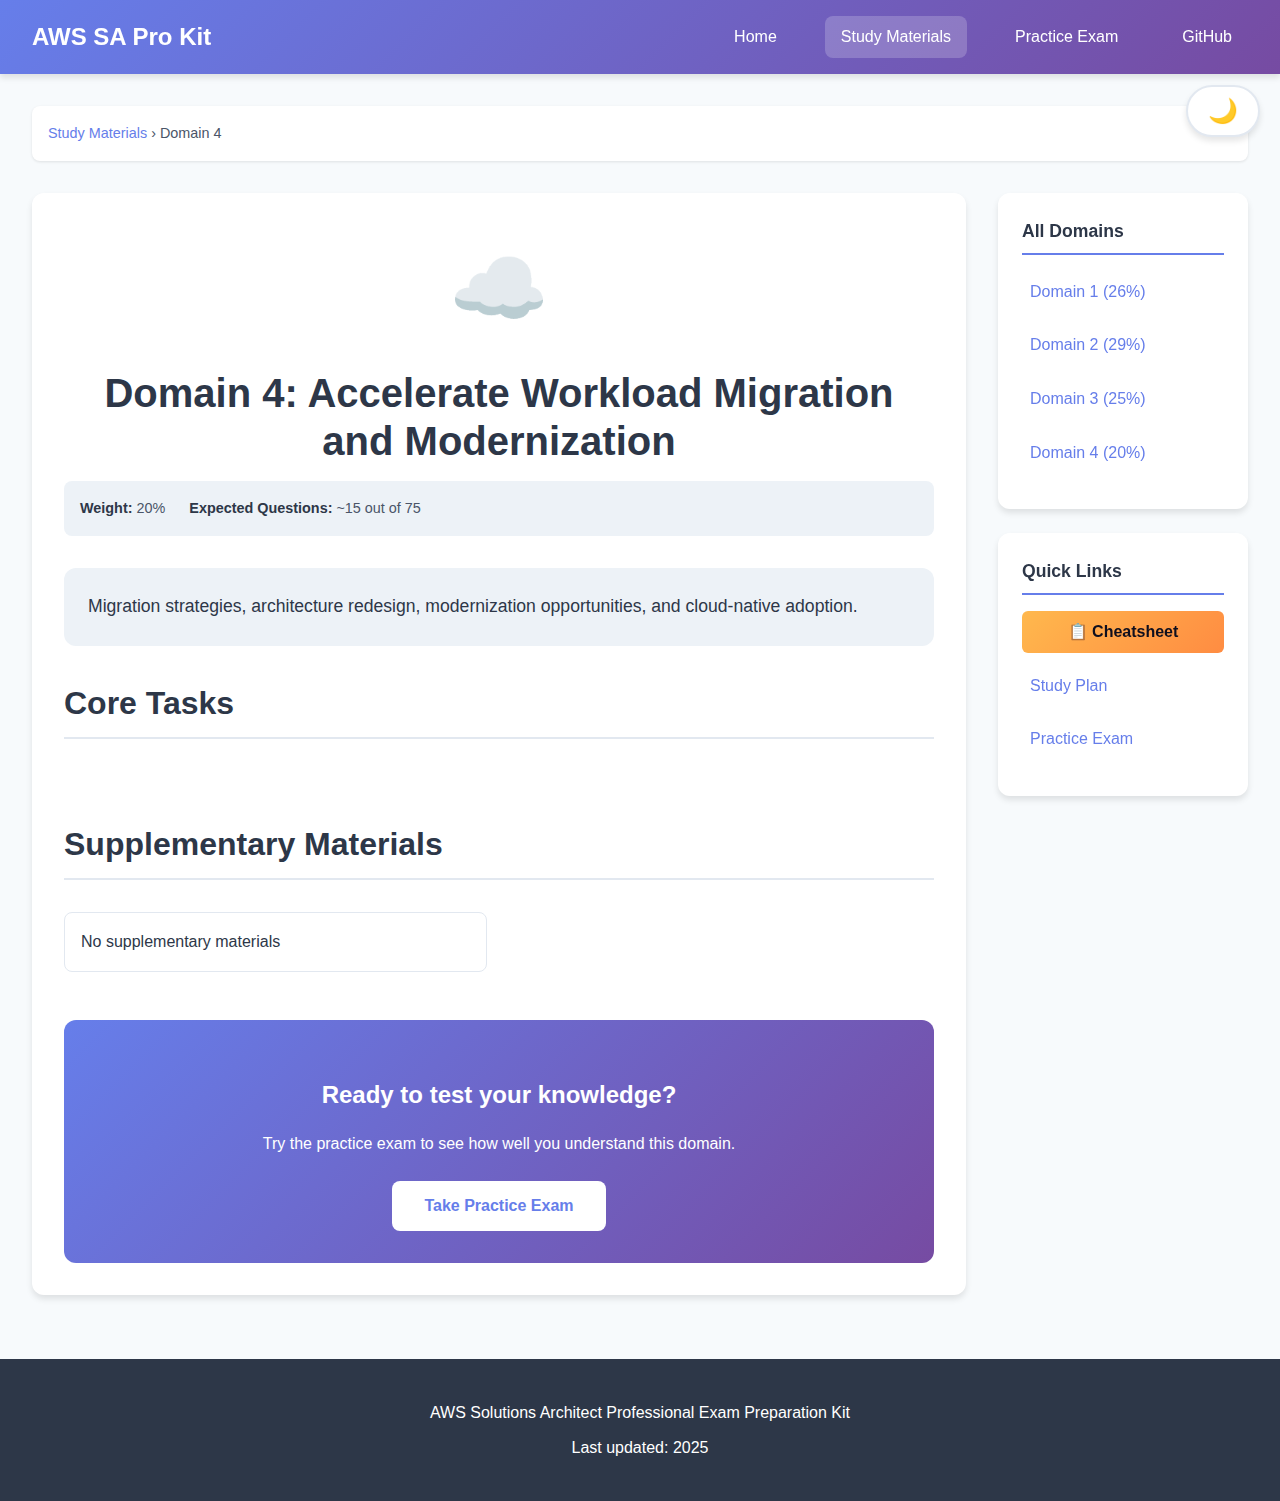
<file: study/domain-4.html>
<!DOCTYPE html>
<html lang="en">
<head>
    <meta charset="UTF-8">
    <meta name="viewport" content="width=device-width, initial-scale=1.0">
    <title>Domain 4: Accelerate Workload Migration and Modernization - AWS SA Pro Kit</title>
    <link rel="stylesheet" href="../styles/study.css">
</head>
<body>
    <button id="darkModeToggle" class="dark-mode-toggle" aria-label="Toggle dark mode">
        <span class="icon">🌙</span>
    </button>

    <nav class="top-nav">
        <div class="nav-container">
            <a href="../index.html" class="nav-brand">AWS SA Pro Kit</a>
            <div class="nav-links">
                <a href="../index.html">Home</a>
                <a href="index.html" class="active">Study Materials</a>
                <a href="../exam/index.html">Practice Exam</a>
                <a href="https://github.com/bkondakor/aws-sa-pro-kit" target="_blank">GitHub</a>
            </div>
        </div>
    </nav>

    <div class="container">
        <div class="breadcrumb">
            <a href="index.html">Study Materials</a> › Domain 4
        </div>

        <main class="content">
            <article>
                <div style="text-align: center; margin-bottom: 2rem;">
                    <div style="font-size: 5rem; margin-bottom: 1rem;">☁️</div>
                    <h1>Domain 4: Accelerate Workload Migration and Modernization</h1>
                    <div class="page-metadata">
                        <span class="meta-item"><strong>Weight:</strong> 20%</span>
                        <span class="meta-item"><strong>Expected Questions:</strong> ~15 out of 75</span>
                    </div>
                </div>

                <div style="background: var(--bg-tertiary); padding: 1.5rem; border-radius: 12px; margin: 2rem 0;">
                    <p style="font-size: 1.1rem; margin: 0;">Migration strategies, architecture redesign, modernization opportunities, and cloud-native adoption.</p>
                </div>

                <h2>Core Tasks</h2>
                <div class="card-grid" style="margin-bottom: 3rem;">
                    
                </div>

                <h2>Supplementary Materials</h2>
                <div class="card-grid">
                    <div class="material-item">No supplementary materials</div>
                </div>

                <div style="margin-top: 3rem; padding: 2rem; background: linear-gradient(135deg, #667eea 0%, #764ba2 100%); color: white; border-radius: 12px; text-align: center;">
                    <h3 style="color: white; margin-bottom: 1rem;">Ready to test your knowledge?</h3>
                    <p style="margin-bottom: 1.5rem;">Try the practice exam to see how well you understand this domain.</p>
                    <a href="../exam/index.html" style="display: inline-block; background: white; color: #667eea; padding: 12px 32px; border-radius: 8px; font-weight: 600; text-decoration: none;">Take Practice Exam</a>
                </div>
            </article>
        </main>

        <aside class="sidebar">
            <div class="sidebar-section">
                <h3>All Domains</h3>
                <ul>
                    <li><a href="domain-1.html" >Domain 1 (26%)</a></li>
                    <li><a href="domain-2.html" >Domain 2 (29%)</a></li>
                    <li><a href="domain-3.html" >Domain 3 (25%)</a></li>
                    <li><a href="domain-4.html" class="active">Domain 4 (20%)</a></li>
                </ul>
            </div>
            <div class="sidebar-section">
                <h3>Quick Links</h3>
                <ul>
                    <li><a href="cheatsheet.html" style="background: linear-gradient(135deg, #FFB84D 0%, #FF8C42 100%); padding: 8px 12px; border-radius: 6px; color: #0f0f1e; font-weight: 700; display: block; text-align: center; margin-bottom: 8px;">📋 Cheatsheet</a></li>
                    <li><a href="study-plan.html">Study Plan</a></li>
                    <li><a href="../exam/index.html">Practice Exam</a></li>
                </ul>
            </div>
        </aside>
    </div>

    <footer class="footer">
        <p>AWS Solutions Architect Professional Exam Preparation Kit</p>
        <p>Last updated: 2025</p>
    </footer>

    <script>
        // Dark Mode Functionality
        const darkModeToggle = document.getElementById('darkModeToggle');
        const icon = darkModeToggle.querySelector('.icon');

        // Check for saved theme preference or default to light mode
        const savedTheme = localStorage.getItem('theme');
        if (savedTheme === 'dark') {
            document.body.classList.add('dark-mode');
            icon.textContent = '☀️';
        }

        // Toggle dark mode
        darkModeToggle.addEventListener('click', () => {
            document.body.classList.toggle('dark-mode');

            // Update icon and save preference
            if (document.body.classList.contains('dark-mode')) {
                icon.textContent = '☀️';
                localStorage.setItem('theme', 'dark');
            } else {
                icon.textContent = '🌙';
                localStorage.setItem('theme', 'light');
            }
        });
    </script>
</body>
</html>
</file>
<file: exam/styles.css>
* {
    margin: 0;
    padding: 0;
    box-sizing: border-box;
}

:root {
    --primary-color: #FF9900;
    --primary-dark: #EC7211;
    --secondary-color: #232F3E;
    --accent-color: #146EB4;
    --success-color: #1D8102;
    --danger-color: #D13212;
    --warning-color: #FF9900;
    --text-primary: #232F3E;
    --text-secondary: #687078;
    --bg-primary: #FFFFFF;
    --bg-secondary: #F5F5F5;
    --border-color: #D5DBDB;
    --shadow: 0 2px 8px rgba(0, 0, 0, 0.1);
    --shadow-lg: 0 4px 16px rgba(0, 0, 0, 0.15);
}

/* Dark mode color scheme */
body.dark-mode {
    --primary-color: #FFB84D;
    --primary-dark: #FF9900;
    --secondary-color: #E8EAF6;
    --accent-color: #64B5F6;
    --success-color: #4CAF50;
    --danger-color: #EF5350;
    --warning-color: #FFB84D;
    --text-primary: #E8EAF6;
    --text-secondary: #B0BEC5;
    --bg-primary: #1A1A2E;
    --bg-secondary: #16213E;
    --border-color: #2D3748;
    --shadow: 0 2px 8px rgba(0, 0, 0, 0.3);
    --shadow-lg: 0 4px 16px rgba(0, 0, 0, 0.4);
}

body.dark-mode {
    background: linear-gradient(135deg, #1a1a2e 0%, #16213e 100%);
}

body {
    font-family: -apple-system, BlinkMacSystemFont, 'Segoe UI', 'Roboto', 'Oxygen', 'Ubuntu', 'Cantarell', sans-serif;
    background: linear-gradient(135deg, #667eea 0%, #764ba2 100%);
    min-height: 100vh;
    padding: 20px;
    color: var(--text-primary);
}

.container {
    max-width: 1200px;
    margin: 0 auto;
}

.screen {
    display: none;
    animation: fadeIn 0.3s ease-in;
}

.screen.active {
    display: block;
}

@keyframes fadeIn {
    from {
        opacity: 0;
        transform: translateY(10px);
    }
    to {
        opacity: 1;
        transform: translateY(0);
    }
}

/* Welcome Screen */
.welcome-content {
    background: var(--bg-primary);
    border-radius: 20px;
    padding: 60px 40px;
    text-align: center;
    box-shadow: var(--shadow-lg);
    max-width: 800px;
    margin: 40px auto;
}

.welcome-content h1 {
    color: var(--secondary-color);
    font-size: 2.5rem;
    margin-bottom: 10px;
    font-weight: 700;
}

.welcome-content h2 {
    color: var(--primary-color);
    font-size: 2rem;
    margin-bottom: 10px;
    font-weight: 600;
}

.subtitle {
    color: var(--text-secondary);
    font-size: 1.1rem;
    margin-bottom: 40px;
}

.exam-info {
    display: grid;
    grid-template-columns: repeat(auto-fit, minmax(200px, 1fr));
    gap: 20px;
    margin-bottom: 40px;
}

.info-card {
    background: var(--bg-secondary);
    padding: 25px;
    border-radius: 12px;
    display: flex;
    flex-direction: column;
    align-items: center;
    gap: 10px;
    transition: transform 0.2s;
}

.info-card:hover {
    transform: translateY(-5px);
}

.info-icon {
    font-size: 2.5rem;
}

.info-text {
    display: flex;
    flex-direction: column;
    align-items: center;
    gap: 5px;
}

.info-text strong {
    color: var(--text-primary);
    font-size: 0.9rem;
    font-weight: 600;
}

.info-text span {
    color: var(--text-secondary);
    font-size: 1.1rem;
}

/* Buttons */
.btn {
    padding: 14px 32px;
    border: none;
    border-radius: 8px;
    font-size: 1rem;
    font-weight: 600;
    cursor: pointer;
    transition: all 0.3s;
    outline: none;
    font-family: inherit;
}

.btn:disabled {
    opacity: 0.5;
    cursor: not-allowed;
}

.btn-primary {
    background: var(--primary-color);
    color: white;
}

.btn-primary:hover:not(:disabled) {
    background: var(--primary-dark);
    transform: translateY(-2px);
    box-shadow: 0 4px 12px rgba(255, 153, 0, 0.3);
}

.btn-secondary {
    background: var(--bg-secondary);
    color: var(--text-primary);
    border: 2px solid var(--border-color);
}

.btn-secondary:hover:not(:disabled) {
    background: var(--bg-primary);
    border-color: var(--primary-color);
    transform: translateY(-2px);
}

.btn-success {
    background: var(--success-color);
    color: white;
}

.btn-success:hover:not(:disabled) {
    background: #156d01;
    transform: translateY(-2px);
}

.btn-flag {
    background: var(--bg-primary);
    color: var(--text-primary);
    border: 2px solid var(--border-color);
}

.btn-flag:hover:not(:disabled) {
    border-color: var(--warning-color);
    color: var(--warning-color);
}

.btn-flag.flagged {
    background: var(--warning-color);
    color: white;
    border-color: var(--warning-color);
}

/* Exam Screen */
#examScreen {
    background: var(--bg-primary);
    border-radius: 20px;
    padding: 30px;
    box-shadow: var(--shadow-lg);
}

.exam-header {
    margin-bottom: 30px;
}

.progress-bar {
    height: 8px;
    background: var(--bg-secondary);
    border-radius: 10px;
    overflow: hidden;
    margin-bottom: 15px;
}

.progress-fill {
    height: 100%;
    background: linear-gradient(90deg, var(--primary-color), var(--primary-dark));
    border-radius: 10px;
    transition: width 0.3s ease;
    width: 0%;
}

.exam-stats {
    display: flex;
    justify-content: space-between;
    align-items: center;
    color: var(--text-secondary);
    font-size: 0.95rem;
}

.timer {
    font-weight: 600;
    color: var(--accent-color);
}

.question-container {
    background: var(--bg-primary);
    padding: 30px;
    border-radius: 12px;
    margin-bottom: 25px;
    border: 1px solid var(--border-color);
}

.question-header {
    margin-bottom: 20px;
}

.question-label {
    background: var(--primary-color);
    color: white;
    padding: 6px 16px;
    border-radius: 20px;
    font-size: 0.9rem;
    font-weight: 600;
}

.question-text {
    font-size: 1.2rem;
    line-height: 1.6;
    color: var(--text-primary);
    margin-bottom: 25px;
    font-weight: 500;
}

.options-container {
    display: flex;
    flex-direction: column;
    gap: 12px;
}

.option {
    display: flex;
    align-items: center;
    padding: 18px 20px;
    background: var(--bg-secondary);
    border: 2px solid var(--border-color);
    border-radius: 10px;
    cursor: pointer;
    transition: all 0.2s;
    position: relative;
}

.option:hover {
    background: var(--bg-primary);
    border-color: var(--primary-color);
    transform: translateX(5px);
}

.option.selected {
    background: var(--bg-primary);
    border-color: var(--primary-color);
    box-shadow: 0 0 0 3px rgba(255, 153, 0, 0.1);
}

.option.correct {
    background: #e8f5e9;
    border-color: var(--success-color);
}

.option.incorrect {
    background: #ffebee;
    border-color: var(--danger-color);
}

.option input[type="radio"] {
    margin-right: 12px;
    width: 20px;
    height: 20px;
    cursor: pointer;
}

.option-text {
    flex: 1;
    font-size: 1rem;
    line-height: 1.5;
    color: var(--text-primary);
}

.exam-navigation {
    display: flex;
    gap: 15px;
    justify-content: space-between;
    margin-bottom: 30px;
    flex-wrap: wrap;
}

/* Question Palette */
.question-palette {
    background: var(--bg-secondary);
    padding: 20px;
    border-radius: 12px;
}

.question-palette h3 {
    font-size: 1rem;
    margin-bottom: 15px;
    color: var(--text-primary);
}

.palette-grid {
    display: grid;
    grid-template-columns: repeat(auto-fill, minmax(45px, 1fr));
    gap: 10px;
}

.palette-item {
    aspect-ratio: 1;
    display: flex;
    align-items: center;
    justify-content: center;
    background: var(--bg-primary);
    border: 2px solid var(--border-color);
    border-radius: 8px;
    cursor: pointer;
    font-weight: 600;
    font-size: 0.9rem;
    transition: all 0.2s;
    color: var(--text-primary);
}

.palette-item:hover {
    transform: scale(1.1);
    border-color: var(--primary-color);
}

.palette-item.answered {
    background: var(--primary-color);
    color: white;
    border-color: var(--primary-color);
}

.palette-item.flagged {
    background: var(--warning-color);
    color: white;
    border-color: var(--warning-color);
}

.palette-item.current {
    border-width: 3px;
    border-color: var(--accent-color);
}

/* Results Screen */
.results-content {
    background: var(--bg-primary);
    border-radius: 20px;
    padding: 50px 40px;
    box-shadow: var(--shadow-lg);
    max-width: 800px;
    margin: 40px auto;
}

.results-header {
    text-align: center;
    margin-bottom: 40px;
}

.results-header h2 {
    font-size: 2rem;
    color: var(--secondary-color);
    margin-bottom: 30px;
}

.score-circle {
    position: relative;
    display: inline-block;
    margin-bottom: 20px;
}

.score-circle svg {
    transform: rotate(-90deg);
}

.score-bg {
    fill: none;
    stroke: var(--bg-secondary);
    stroke-width: 12;
}

.score-fill {
    fill: none;
    stroke: var(--primary-color);
    stroke-width: 12;
    stroke-linecap: round;
    stroke-dasharray: 565.48;
    stroke-dashoffset: 565.48;
    transition: stroke-dashoffset 1s ease;
}

.score-text {
    position: absolute;
    top: 50%;
    left: 50%;
    transform: translate(-50%, -50%);
    text-align: center;
}

#scorePercentage {
    display: block;
    font-size: 3rem;
    font-weight: 700;
    color: var(--primary-color);
}

.score-label {
    color: var(--text-secondary);
    font-size: 1rem;
}

.pass-status {
    padding: 12px 24px;
    border-radius: 25px;
    font-size: 1.1rem;
    font-weight: 600;
    display: inline-block;
}

.pass-status.passed {
    background: #e8f5e9;
    color: var(--success-color);
}

.pass-status.failed {
    background: #ffebee;
    color: var(--danger-color);
}

.results-stats {
    display: grid;
    grid-template-columns: repeat(auto-fit, minmax(150px, 1fr));
    gap: 20px;
    margin-bottom: 40px;
}

.stat-card {
    background: var(--bg-secondary);
    padding: 25px;
    border-radius: 12px;
    text-align: center;
}

.stat-value {
    font-size: 2.5rem;
    font-weight: 700;
    color: var(--primary-color);
    margin-bottom: 5px;
}

.stat-label {
    color: var(--text-secondary);
    font-size: 0.95rem;
}

.results-actions {
    display: flex;
    gap: 15px;
    justify-content: center;
    flex-wrap: wrap;
}

/* Review Screen */
#reviewScreen {
    background: var(--bg-primary);
    border-radius: 20px;
    padding: 30px;
    box-shadow: var(--shadow-lg);
}

.review-header {
    display: flex;
    justify-content: space-between;
    align-items: center;
    margin-bottom: 30px;
    padding-bottom: 20px;
    border-bottom: 2px solid var(--border-color);
}

.review-header h2 {
    font-size: 1.8rem;
    color: var(--secondary-color);
}

.review-container {
    max-width: 900px;
    margin: 0 auto;
}

.review-item {
    background: var(--bg-primary);
    padding: 30px;
    border-radius: 12px;
    margin-bottom: 25px;
    border-left: 5px solid var(--border-color);
}

.review-item.correct {
    border-left-color: var(--success-color);
}

.review-item.incorrect {
    border-left-color: var(--danger-color);
}

.review-question-header {
    display: flex;
    justify-content: space-between;
    align-items: center;
    margin-bottom: 15px;
}

.review-question-number {
    font-weight: 600;
    color: var(--text-primary);
}

.review-status {
    padding: 6px 14px;
    border-radius: 20px;
    font-size: 0.85rem;
    font-weight: 600;
}

.review-status.correct {
    background: #e8f5e9;
    color: var(--success-color);
}

.review-status.incorrect {
    background: #ffebee;
    color: var(--danger-color);
}

.review-question-text {
    font-size: 1.1rem;
    line-height: 1.6;
    margin-bottom: 20px;
    color: var(--text-primary);
}

.review-options {
    margin-bottom: 20px;
}

.review-option {
    padding: 12px 16px;
    margin-bottom: 10px;
    border-radius: 8px;
    border: 2px solid var(--border-color);
    background: var(--bg-secondary);
    color: var(--text-primary);
}

.review-option.user-answer {
    border-color: var(--accent-color);
    background: #e3f2fd;
}

.review-option.correct-answer {
    border-color: var(--success-color);
    background: #e8f5e9;
}

.review-option.wrong-answer {
    border-color: var(--danger-color);
    background: #ffebee;
}

.answer-label {
    display: inline-block;
    padding: 3px 10px;
    border-radius: 12px;
    font-size: 0.75rem;
    font-weight: 600;
    margin-left: 10px;
}

.answer-label.user {
    background: var(--accent-color);
    color: white;
}

.answer-label.correct {
    background: var(--success-color);
    color: white;
}

.explanation {
    background: var(--bg-secondary);
    padding: 20px;
    border-radius: 8px;
    border-left: 4px solid var(--accent-color);
}

.explanation-title {
    font-weight: 600;
    color: var(--accent-color);
    margin-bottom: 10px;
    display: flex;
    align-items: center;
    gap: 8px;
}

.explanation-text {
    color: var(--text-primary);
    line-height: 1.6;
}

/* Responsive Design */
/* Dark Mode Toggle */
.dark-mode-toggle {
    position: fixed;
    top: 20px;
    right: 20px;
    z-index: 1000;
    background: var(--bg-primary);
    border: 2px solid var(--border-color);
    border-radius: 50px;
    padding: 10px 20px;
    cursor: pointer;
    box-shadow: var(--shadow);
    transition: all 0.3s ease;
    display: flex;
    align-items: center;
    gap: 8px;
    font-size: 1.2rem;
    font-weight: 600;
    color: var(--text-primary);
}

.dark-mode-toggle:hover {
    transform: translateY(-2px);
    box-shadow: var(--shadow-lg);
    border-color: var(--primary-color);
}

.dark-mode-toggle .icon {
    font-size: 1.5rem;
    transition: transform 0.3s ease;
}

.dark-mode-toggle:hover .icon {
    transform: rotate(20deg);
}

@media (max-width: 768px) {
    body {
        padding: 10px;
    }

    .welcome-content {
        padding: 40px 20px;
    }

    .welcome-content h1 {
        font-size: 1.8rem;
    }

    .welcome-content h2 {
        font-size: 1.5rem;
    }

    #examScreen, #reviewScreen {
        padding: 20px;
    }

    .question-container {
        padding: 20px;
    }

    .question-text {
        font-size: 1.05rem;
    }

    .exam-navigation {
        gap: 10px;
    }

    .btn {
        padding: 12px 20px;
        font-size: 0.9rem;
    }

    .palette-grid {
        grid-template-columns: repeat(auto-fill, minmax(40px, 1fr));
        gap: 8px;
    }

    .results-content {
        padding: 30px 20px;
    }

    #scorePercentage {
        font-size: 2.5rem;
    }

    .dark-mode-toggle {
        padding: 8px 16px;
        font-size: 1rem;
    }

    .dark-mode-toggle .icon {
        font-size: 1.2rem;
    }
}

/* Exam Mode Selection */
.exam-modes {
    display: grid;
    grid-template-columns: repeat(auto-fit, minmax(200px, 1fr));
    gap: 20px;
    margin: 20px 0;
}

.exam-mode-card {
    background: var(--bg-secondary);
    padding: 30px 20px;
    border-radius: 12px;
    text-align: center;
    cursor: pointer;
    transition: all 0.3s ease;
    border: 3px solid transparent;
}

.exam-mode-card:hover {
    transform: translateY(-5px);
    box-shadow: var(--shadow-lg);
    border-color: var(--primary-color);
    background: var(--bg-primary);
}

.exam-mode-card.selected {
    border-color: var(--primary-color);
    background: rgba(255, 153, 0, 0.1);
}

.mode-icon {
    font-size: 3rem;
    margin-bottom: 15px;
}

.exam-mode-card h4 {
    color: var(--secondary-color);
    font-size: 1.3rem;
    margin-bottom: 10px;
}

.exam-mode-card p {
    color: var(--text-secondary);
    font-size: 0.95rem;
}

/* Saved Exam Section */
.saved-exam-section {
    margin: 30px 0;
}

.saved-exam-alert {
    background: linear-gradient(135deg, #FFB84D 0%, #FF9900 100%);
    padding: 25px;
    border-radius: 15px;
    display: flex;
    align-items: center;
    gap: 20px;
    box-shadow: var(--shadow-lg);
    animation: slideIn 0.5s ease;
}

@keyframes slideIn {
    from {
        opacity: 0;
        transform: translateY(-20px);
    }
    to {
        opacity: 1;
        transform: translateY(0);
    }
}

.saved-exam-icon {
    font-size: 3rem;
}

.saved-exam-info {
    flex: 1;
}

.saved-exam-info h3 {
    color: #0f0f1e;
    font-size: 1.3rem;
    margin-bottom: 5px;
}

.saved-exam-info p {
    color: rgba(15, 15, 30, 0.8);
    font-size: 0.95rem;
}

.saved-exam-actions {
    display: flex;
    gap: 10px;
}

.saved-exam-actions .btn {
    min-width: 120px;
}

/* Config Screen */
.config-actions {
    display: flex;
    gap: 15px;
    justify-content: center;
    margin-top: 30px;
}

.config-option {
    background: var(--bg-secondary);
    padding: 20px;
    border-radius: 10px;
    margin: 15px 0;
}

.config-option label {
    display: flex;
    align-items: center;
    gap: 15px;
    cursor: pointer;
    font-weight: 600;
    color: var(--text-primary);
}

.config-option input[type="checkbox"],
.config-option input[type="radio"] {
    width: 20px;
    height: 20px;
    cursor: pointer;
}

.config-option input[type="number"] {
    width: 100px;
    padding: 8px;
    border: 2px solid var(--border-color);
    border-radius: 6px;
    background: var(--bg-primary);
    color: var(--text-primary);
    font-size: 1rem;
}

.domain-list {
    display: grid;
    gap: 10px;
    margin-top: 15px;
}

.domain-item {
    background: var(--bg-secondary);
    padding: 15px;
    border-radius: 8px;
    display: flex;
    align-items: center;
    gap: 12px;
    transition: all 0.2s ease;
}

.domain-item:hover {
    background: var(--bg-primary);
    box-shadow: var(--shadow);
}

.domain-item input[type="checkbox"] {
    width: 20px;
    height: 20px;
    cursor: pointer;
}

.domain-item label {
    flex: 1;
    cursor: pointer;
    font-weight: 500;
    color: var(--text-primary);
}

.domain-item .question-count {
    color: var(--text-secondary);
    font-size: 0.9rem;
    background: var(--primary-color);
    color: white;
    padding: 4px 12px;
    border-radius: 12px;
    font-weight: 600;
}

@media (max-width: 768px) {
    .saved-exam-alert {
        flex-direction: column;
        text-align: center;
    }

    .saved-exam-actions {
        width: 100%;
        flex-direction: column;
    }

    .saved-exam-actions .btn {
        width: 100%;
    }

    .exam-modes {
        grid-template-columns: 1fr;
    }
}
</file>
<file: styles/study.css>
/* AWS SA Pro Kit - Study Materials Styles */

* {
    margin: 0;
    padding: 0;
    box-sizing: border-box;
}

:root {
    --primary-color: #667eea;
    --primary-dark: #5568d3;
    --secondary-color: #764ba2;
    --success-color: #48bb78;
    --danger-color: #f56565;
    --warning-color: #ed8936;
    --info-color: #4299e1;
    --text-primary: #2d3748;
    --text-secondary: #4a5568;
    --text-light: #718096;
    --bg-primary: #ffffff;
    --bg-secondary: #f7fafc;
    --bg-tertiary: #edf2f7;
    --border-color: #e2e8f0;
    --shadow-sm: 0 1px 3px rgba(0, 0, 0, 0.1);
    --shadow-md: 0 4px 6px rgba(0, 0, 0, 0.1);
    --shadow-lg: 0 10px 15px rgba(0, 0, 0, 0.1);

    /* Aliases for consistency */
    --text-color: var(--text-primary);
    --bg-color: var(--bg-primary);
    --code-bg: var(--bg-tertiary);
    --success-bg: #f0fdf4;
    --danger-bg: #fef2f2;
    --warning-bg: #fffbeb;
}

/* Dark Mode Variables */
body.dark-mode {
    --primary-color: #8b9cff;
    --primary-dark: #7a8de8;
    --secondary-color: #9b6bc4;
    --success-color: #68d391;
    --danger-color: #fc8181;
    --warning-color: #f6ad55;
    --info-color: #63b3ed;
    --text-primary: #e2e8f0;
    --text-secondary: #cbd5e0;
    --text-light: #a0aec0;
    --bg-primary: #1a202c;
    --bg-secondary: #2d3748;
    --bg-tertiary: #4a5568;
    --border-color: #4a5568;
    --shadow-sm: 0 1px 3px rgba(0, 0, 0, 0.3);
    --shadow-md: 0 4px 6px rgba(0, 0, 0, 0.3);
    --shadow-lg: 0 10px 15px rgba(0, 0, 0, 0.3);

    /* Aliases for consistency */
    --text-color: var(--text-primary);
    --bg-color: var(--bg-primary);
    --code-bg: var(--bg-tertiary);
    --success-bg: #1a3a2a;
    --danger-bg: #3a1a1a;
    --warning-bg: #3a2a1a;
}

body {
    font-family: -apple-system, BlinkMacSystemFont, 'Segoe UI', 'Roboto', 'Oxygen', 'Ubuntu', 'Cantarell', sans-serif;
    line-height: 1.6;
    color: var(--text-primary);
    background: var(--bg-secondary);
}

/* Top Navigation */
.top-nav {
    background: linear-gradient(135deg, var(--primary-color) 0%, var(--secondary-color) 100%);
    color: white;
    padding: 0;
    box-shadow: var(--shadow-md);
    position: sticky;
    top: 0;
    z-index: 1000;
    transition: all 0.3s ease;
}

body.dark-mode .top-nav {
    background: linear-gradient(135deg, #2d3748 0%, #1a202c 100%);
}

.nav-container {
    max-width: 1400px;
    margin: 0 auto;
    padding: 1rem 2rem;
    display: flex;
    justify-content: space-between;
    align-items: center;
}

.nav-brand {
    font-size: 1.5rem;
    font-weight: 700;
    color: white;
    text-decoration: none;
    transition: opacity 0.3s;
}

.nav-brand:hover {
    opacity: 0.9;
}

.nav-links {
    display: flex;
    gap: 2rem;
}

.nav-links a {
    color: white;
    text-decoration: none;
    font-weight: 500;
    padding: 0.5rem 1rem;
    border-radius: 8px;
    transition: background 0.3s;
}

.nav-links a:hover,
.nav-links a.active {
    background: rgba(255, 255, 255, 0.2);
}

/* Main Container */
.container {
    max-width: 1400px;
    margin: 2rem auto;
    padding: 0 2rem;
    display: grid;
    grid-template-columns: 1fr 250px;
    gap: 2rem;
}

/* Breadcrumb */
.breadcrumb {
    grid-column: 1 / -1;
    padding: 1rem;
    background: var(--bg-primary);
    border-radius: 8px;
    box-shadow: var(--shadow-sm);
    font-size: 0.9rem;
    color: var(--text-secondary);
}

.breadcrumb a {
    color: var(--primary-color);
    text-decoration: none;
    transition: color 0.3s;
}

.breadcrumb a:hover {
    color: var(--primary-dark);
    text-decoration: underline;
}

/* Main Content */
.content {
    background: var(--bg-primary);
    padding: 2rem;
    border-radius: 12px;
    box-shadow: var(--shadow-md);
    min-height: 600px;
}

article {
    max-width: 900px;
}

/* Page Metadata */
.page-metadata {
    display: flex;
    gap: 1.5rem;
    flex-wrap: wrap;
    padding: 1rem;
    background: var(--bg-tertiary);
    border-radius: 8px;
    margin-bottom: 2rem;
    font-size: 0.9rem;
}

.meta-item {
    color: var(--text-secondary);
}

.meta-item strong {
    color: var(--text-primary);
}

/* Typography */
h1 {
    font-size: 2.5rem;
    margin-bottom: 1rem;
    color: var(--text-primary);
    line-height: 1.2;
}

h2 {
    font-size: 2rem;
    margin-top: 2rem;
    margin-bottom: 1rem;
    color: var(--text-primary);
    padding-bottom: 0.5rem;
    border-bottom: 2px solid var(--border-color);
}

h3 {
    font-size: 1.5rem;
    margin-top: 1.5rem;
    margin-bottom: 0.75rem;
    color: var(--primary-color);
}

h4 {
    font-size: 1.25rem;
    margin-top: 1rem;
    margin-bottom: 0.5rem;
    color: var(--text-primary);
}

p {
    margin-bottom: 1rem;
    line-height: 1.7;
}

/* Links */
a {
    color: var(--primary-color);
    text-decoration: none;
    transition: color 0.3s;
}

a:hover {
    color: var(--primary-dark);
    text-decoration: underline;
}

/* Lists */
ul, ol {
    margin-bottom: 1rem;
    padding-left: 2rem;
}

li {
    margin-bottom: 0.5rem;
}

/* Tables */
table {
    width: 100%;
    border-collapse: collapse;
    margin: 1.5rem 0;
    box-shadow: var(--shadow-sm);
    border-radius: 8px;
    overflow: hidden;
}

thead {
    background: linear-gradient(135deg, var(--primary-color) 0%, var(--secondary-color) 100%);
    color: white;
}

th {
    padding: 1rem;
    text-align: left;
    font-weight: 600;
}

td {
    padding: 1rem;
    border-bottom: 1px solid var(--border-color);
}

tbody tr:hover {
    background: var(--bg-tertiary);
}

tbody tr:last-child td {
    border-bottom: none;
}

/* Code Blocks */
code {
    background: var(--bg-tertiary);
    padding: 0.2rem 0.4rem;
    border-radius: 4px;
    font-family: 'Courier New', monospace;
    font-size: 0.9em;
    color: var(--danger-color);
}

pre {
    background: #1e1e1e;
    padding: 1.5rem;
    border-radius: 8px;
    overflow-x: auto;
    margin: 1.5rem 0;
}

pre code {
    background: none;
    color: #d4d4d4;
    padding: 0;
}

/* Blockquotes */
blockquote {
    border-left: 4px solid var(--primary-color);
    padding-left: 1.5rem;
    margin: 1.5rem 0;
    color: var(--text-secondary);
    font-style: italic;
}

/* Sidebar */
.sidebar {
    position: sticky;
    top: 100px;
    height: fit-content;
}

.sidebar-section {
    background: var(--bg-primary);
    padding: 1.5rem;
    border-radius: 12px;
    box-shadow: var(--shadow-md);
    margin-bottom: 1.5rem;
}

.sidebar-section h3 {
    margin-top: 0;
    font-size: 1.1rem;
    color: var(--text-primary);
    border-bottom: 2px solid var(--primary-color);
    padding-bottom: 0.5rem;
    margin-bottom: 1rem;
}

.sidebar-section ul {
    list-style: none;
    padding: 0;
    margin: 0;
}

.sidebar-section li {
    margin-bottom: 0.75rem;
}

.sidebar-section a {
    display: block;
    padding: 0.5rem;
    border-radius: 6px;
    transition: all 0.3s;
}

.sidebar-section a:hover {
    background: var(--bg-tertiary);
    text-decoration: none;
    transform: translateX(5px);
}

/* Cards */
.card-grid {
    display: grid;
    grid-template-columns: repeat(auto-fill, minmax(300px, 1fr));
    gap: 1.5rem;
    margin: 2rem 0;
}

.card {
    background: var(--bg-primary);
    border: 1px solid var(--border-color);
    border-radius: 12px;
    padding: 1.5rem;
    box-shadow: var(--shadow-sm);
    transition: all 0.3s;
}

.card:hover {
    box-shadow: var(--shadow-lg);
    transform: translateY(-4px);
}

.card h3 {
    margin-top: 0;
    color: var(--primary-color);
}

.card-header {
    display: flex;
    align-items: center;
    gap: 1rem;
    margin-bottom: 1rem;
}

.card-icon {
    font-size: 2rem;
}

/* Badges */
.badge {
    display: inline-block;
    padding: 0.25rem 0.75rem;
    border-radius: 12px;
    font-size: 0.85rem;
    font-weight: 600;
    margin: 0.25rem;
}

.badge-primary {
    background: var(--primary-color);
    color: white;
}

.badge-success {
    background: var(--success-color);
    color: white;
}

.badge-warning {
    background: var(--warning-color);
    color: white;
}

.badge-info {
    background: var(--info-color);
    color: white;
}

/* Material Items */
.material-item {
    background: var(--bg-primary);
    border: 1px solid var(--border-color);
    border-radius: 8px;
    padding: 1rem;
    transition: all 0.3s;
}

.material-item:hover {
    box-shadow: var(--shadow-md);
    transform: translateY(-2px);
    border-color: var(--primary-color);
}

.material-item a {
    display: block;
    font-weight: 500;
    color: var(--text-primary);
}

.material-item a:hover {
    color: var(--primary-color);
    text-decoration: none;
}

/* Footer */
.footer {
    background: var(--text-primary);
    color: white;
    text-align: center;
    padding: 2rem;
    margin-top: 4rem;
}

.footer p {
    margin: 0.5rem 0;
}

/* Responsive Design */
@media (max-width: 1024px) {
    .container {
        grid-template-columns: 1fr;
    }

    .sidebar {
        position: static;
    }

    .breadcrumb {
        grid-column: 1;
    }
}

@media (max-width: 768px) {
    .nav-container {
        flex-direction: column;
        gap: 1rem;
    }

    .nav-links {
        flex-wrap: wrap;
        justify-content: center;
        gap: 1rem;
    }

    .container {
        padding: 0 1rem;
        margin: 1rem auto;
    }

    .content {
        padding: 1.5rem;
    }

    h1 {
        font-size: 2rem;
    }

    h2 {
        font-size: 1.5rem;
    }

    .card-grid {
        grid-template-columns: 1fr;
    }
}

/* Print Styles */
@media print {
    .top-nav,
    .sidebar,
    .breadcrumb,
    .footer {
        display: none;
    }

    .container {
        grid-template-columns: 1fr;
        max-width: 100%;
    }

    .content {
        box-shadow: none;
    }
}

/* Dark Mode Toggle Button */
.dark-mode-toggle {
    position: fixed;
    top: 85px;
    right: 20px;
    z-index: 999;
    background: var(--bg-primary);
    border: 2px solid var(--border-color);
    border-radius: 50px;
    padding: 10px 20px;
    cursor: pointer;
    box-shadow: var(--shadow-md);
    transition: all 0.3s ease;
    display: flex;
    align-items: center;
    gap: 8px;
    font-size: 1.2rem;
    font-weight: 600;
    color: var(--text-primary);
}

.dark-mode-toggle:hover {
    transform: translateY(-2px);
    box-shadow: var(--shadow-lg);
    border-color: var(--primary-color);
}

.dark-mode-toggle .icon {
    font-size: 1.5rem;
    transition: transform 0.3s ease;
}

.dark-mode-toggle:hover .icon {
    transform: rotate(20deg);
}

/* Dark mode specific adjustments */
body.dark-mode pre {
    background: #0d1117;
    border: 1px solid var(--border-color);
}

body.dark-mode code {
    background: var(--bg-tertiary);
    color: var(--warning-color);
}

body.dark-mode table thead {
    background: linear-gradient(135deg, #2d3748 0%, #1a202c 100%);
}

body.dark-mode .footer {
    background: #0d1117;
}

/* Scrollbar Styling */
::-webkit-scrollbar {
    width: 10px;
}

::-webkit-scrollbar-track {
    background: var(--bg-secondary);
}

::-webkit-scrollbar-thumb {
    background: var(--primary-color);
    border-radius: 5px;
}

::-webkit-scrollbar-thumb:hover {
    background: var(--primary-dark);
}
</file>
